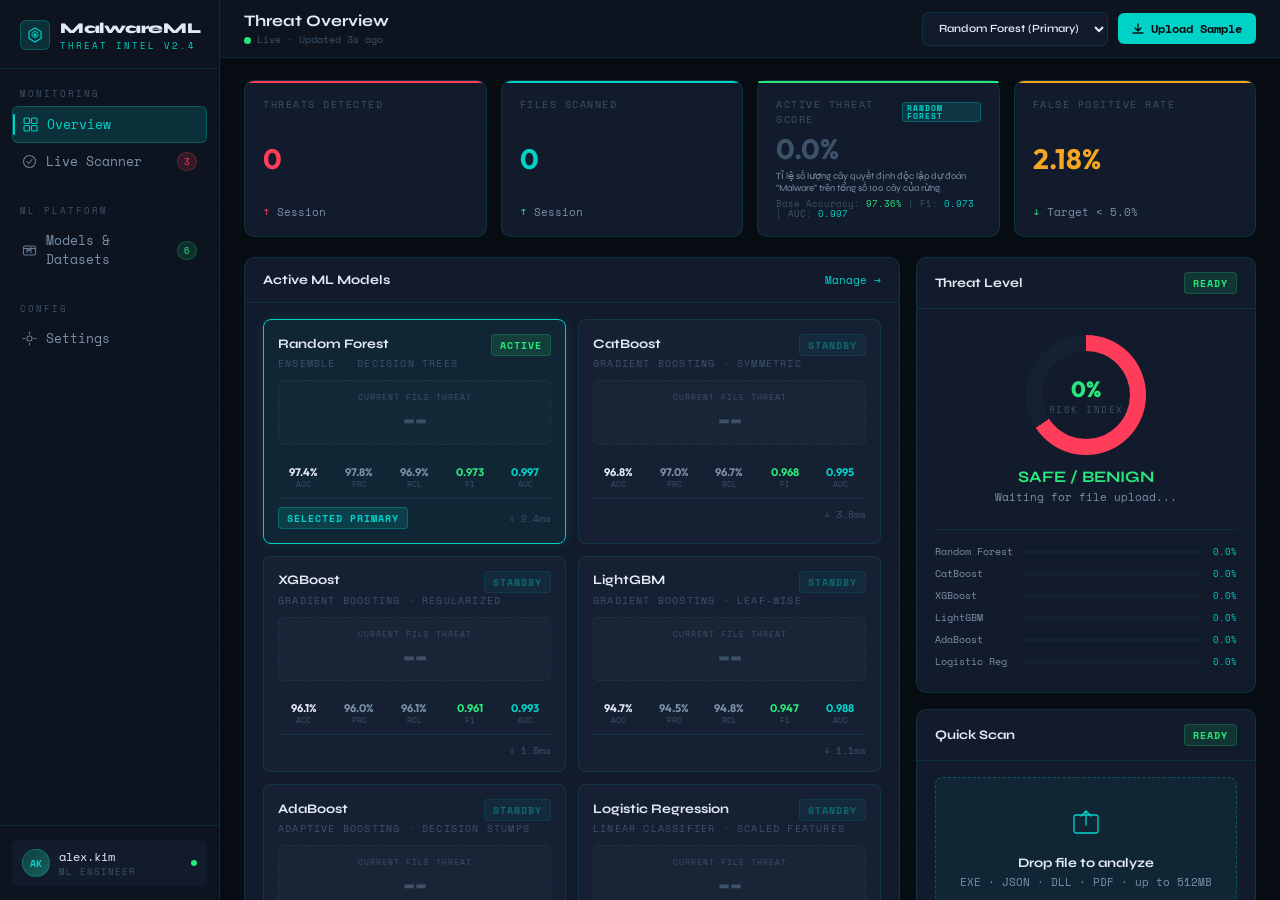
<file: web/index.html>
<!DOCTYPE html>
<html lang="en">
<head>
<meta charset="UTF-8">
<meta name="viewport" content="width=device-width, initial-scale=1.0">
<title>MalwareML — Threat Intelligence Platform</title>
<link rel="preconnect" href="https://fonts.googleapis.com">
<link href="https://fonts.googleapis.com/css2?family=Outfit:wght@300;400;500;600;700;800&family=Space+Mono:ital,wght@0,400;0,700;1,400&family=Syne:wght@400;600;700;800&display=swap" rel="stylesheet">
<link rel="stylesheet" href="index.css">
</head>
<body>
<div class="layout">

  <!-- ── SIDEBAR ── -->
  <aside class="sidebar">
    <div class="logo-wrap">
      <div class="logo-icon">
        <svg viewBox="0 0 16 16" fill="none" xmlns="http://www.w3.org/2000/svg">
          <path d="M8 1L14 4.5V11.5L8 15L2 11.5V4.5L8 1Z" stroke="#00d2c8" stroke-width="1.2" fill="none"/>
          <path d="M8 4L11 5.75V9.25L8 11L5 9.25V5.75L8 4Z" fill="rgba(0,210,200,0.2)" stroke="#00d2c8" stroke-width="0.8"/>
          <circle cx="8" cy="8" r="1.5" fill="#00d2c8"/>
        </svg>
      </div>
      <div>
        <span class="logo-text">MalwareML</span>
        <span class="logo-sub">Threat Intel v2.4</span>
      </div>
    </div>

    <div class="nav-section">
      <p class="nav-label">Monitoring</p>
      <a class="nav-item active" href="#" data-view="overview">
        <svg class="nav-icon" viewBox="0 0 15 15" fill="none"><rect x="1" y="1" width="5.5" height="5.5" rx="1" stroke="currentColor" stroke-width="1.1"/><rect x="8.5" y="1" width="5.5" height="5.5" rx="1" stroke="currentColor" stroke-width="1.1"/><rect x="1" y="8.5" width="5.5" height="5.5" rx="1" stroke="currentColor" stroke-width="1.1"/><rect x="8.5" y="8.5" width="5.5" height="5.5" rx="1" stroke="currentColor" stroke-width="1.1"/></svg>
        Overview
      </a>
      <a class="nav-item" href="#" data-view="scanner">
        <svg class="nav-icon" viewBox="0 0 15 15" fill="none"><circle cx="7.5" cy="7.5" r="6" stroke="currentColor" stroke-width="1.1"/><path d="M5 7.5L6.8 9.5L10 5.5" stroke="currentColor" stroke-width="1.1" stroke-linecap="round"/></svg>
        Live Scanner
        <span class="nav-badge">3</span>
      </a>
    </div>

    <div class="nav-section">
      <p class="nav-label">ML Platform</p>
      <a class="nav-item" href="#" data-view="models">
        <svg class="nav-icon" viewBox="0 0 15 15" fill="none"><rect x="1.5" y="3" width="12" height="9" rx="1.5" stroke="currentColor" stroke-width="1.1"/><path d="M5 9.5V6l2 2 2-3.5V9.5" stroke="currentColor" stroke-width="1.1" stroke-linecap="round" stroke-linejoin="round"/><path d="M1.5 5.5h12" stroke="currentColor" stroke-width="1.1"/></svg>
        Models & Datasets
        <span class="nav-badge ok">6</span>
      </a>
    </div>

    <div class="nav-section">
      <p class="nav-label">Config</p>
      <a class="nav-item" href="#" data-view="settings">
        <svg class="nav-icon" viewBox="0 0 15 15" fill="none"><circle cx="7.5" cy="7.5" r="2.5" stroke="currentColor" stroke-width="1.1"/><path d="M7.5 1v2M7.5 12v2M1 7.5h2M12 7.5h2" stroke="currentColor" stroke-width="1.1" stroke-linecap="round"/></svg>
        Settings
      </a>
    </div>

    <div class="sidebar-footer">
      <div class="user-card">
        <div class="avatar">AK</div>
        <div class="user-info">
          <div class="user-name">alex.kim</div>
          <div class="user-role">ML Engineer</div>
        </div>
        <div class="status-dot"></div>
      </div>
    </div>
  </aside>

  <!-- ── MAIN ── -->
  <main class="main">
    <div class="topbar">
      <div>
        <div class="page-title">Threat Overview</div>
        <div class="page-path" style="font-size:10px;color:var(--text-dim);margin-top:2px;">
          <span class="live-dot"></span>Live · Updated 3s ago
        </div>
      </div>
      <div class="topbar-right">
        <select id="global-model-selector" class="select-dropdown">
          <option value="Random Forest">Random Forest (Primary)</option>
          <option value="CatBoost">CatBoost Classifier</option>
          <option value="XGBoost">XGBoost Classifier</option>
          <option value="LightGBM">LightGBM Classifier</option>
          <option value="AdaBoost">AdaBoost Classifier</option>
          <option value="Logistic Regression">Logistic Regression</option>
        </select>
        <button class="btn btn-primary" id="topbar-upload-btn">
          <svg width="12" height="12" viewBox="0 0 12 12" fill="none"><path d="M6 1v7M3 5l3 3 3-3M1 10h10" stroke="currentColor" stroke-width="1.3" stroke-linecap="round" stroke-linejoin="round"/></svg>
          Upload Sample
        </button>
      </div>
    </div>

    <div class="content">
      <!-- ── VIEW: OVERVIEW ── -->
      <div id="view-overview" class="dashboard-view">
      <!-- Metric Cards -->
      <div class="metrics-grid">
        <div class="metric-card red">
          <div class="metric-label">Threats Detected</div>
          <div class="metric-val red" id="metric-threats">0</div>
          <div class="metric-delta"><span class="up">↑</span> Session</div>
        </div>
        <div class="metric-card cyan">
          <div class="metric-label">Files Scanned</div>
          <div class="metric-val cyan" id="metric-scanned">0</div>
          <div class="metric-delta"><span class="down">↑</span> Session</div>
        </div>
        <div class="metric-card green">
          <div class="threat-score-tooltip" id="threat-score-tooltip">
            Hệ thống đang sẵn sàng. Hãy nạp tệp phân tích hoặc chọn mẫu thử để xem giải thích toán học chi tiết về điểm nguy cơ dưới thuật toán này.
          </div>
          <div class="metric-label" style="display:flex; justify-content:space-between; align-items:center;">
            <span>Active Threat Score</span>
            <span class="tag tag-cyan" id="active-model-badge" style="font-size:8px; padding: 1px 4px; line-height:1; font-family:var(--mono);">Random Forest</span>
          </div>
          <div class="metric-val green" id="metric-active-threat-score">--</div>
          <div class="metric-delta" style="font-size:9.5px; color:var(--text-secondary); line-height:1.25; margin-top:2px;">
            <div id="metric-threat-explanation" style="white-space: normal; margin-bottom: 4px; font-family: var(--display);">
              Tỉ lệ số cây quyết định dự đoán 'Malware' trên tổng số 100 cây độc lập trong quần thể rừng.
            </div>
            <div style="font-size:8.5px; color:var(--text-dim);">
              Base Accuracy: <span style="color:var(--green)" id="metric-accuracy">97.36%</span> | F1: <span style="color:var(--cyan)" id="metric-f1">0.973</span> | AUC: <span style="color:var(--cyan)" id="metric-auc">0.998</span>
            </div>
          </div>
        </div>
        <div class="metric-card amber">
          <div class="metric-label">False Positive Rate</div>
          <div class="metric-val amber" id="metric-fpr">2.18%</div>
          <div class="metric-delta"><span class="down">↓</span> Target &lt; 5.0%</div>
        </div>
      </div>

      <!-- Row: Active Models + Threat Sidebar -->
      <div class="row-2col" style="grid-template-columns: 1fr 340px; margin-bottom: 16px;">
        <!-- Active Models -->
        <div class="panel">
          <div class="panel-header">
            <div class="panel-title">Active ML Models</div>
            <a href="#" id="manage-models-link" style="margin-left:auto;font-size:10.5px;color:var(--cyan);text-decoration:none">Manage →</a>
          </div>
          <div class="panel-body">
            <div style="display:grid;grid-template-columns:1fr 1fr;gap:12px">
              <!-- Random Forest -->
              <div class="model-card" data-model="Random Forest">
                <div class="flex-center gap-8 mb-6">
                  <div class="model-name">Random Forest</div>
                  <span class="tag tag-green model-active-badge" style="margin-left:auto">Active</span>
                </div>
                <div class="model-type">Ensemble · Decision Trees</div>
                
                <!-- Live Scan Threat Spotlight -->
                <div class="mstat-scan-threat" style="text-align: center; margin: 8px 0 12px 0; background: rgba(255,255,255,0.02); padding: 10px; border-radius: 6px; border: 1px dashed var(--border); transition: all 0.3s ease;">
                  <div style="font-size: 8px; color: var(--text-dim); text-transform: uppercase; letter-spacing: 1px; margin-bottom: 2px;">Current File Threat</div>
                  <div class="mstat-val" style="font-size: 26px; font-weight: 800; color: var(--text-dim); line-height: 1.1;">--</div>
                </div>

                <!-- Baseline Evaluation Metrics (Abbreviated & Smaller) -->
                <div class="model-stats" style="display: grid; grid-template-columns: repeat(5, 1fr); gap: 4px; border-top: 1px solid var(--border-subtle); padding-top: 8px;">
                  <div class="mstat"><div class="mstat-val" style="font-size: 11px; color: var(--text-primary);">97.4%</div><div class="mstat-lbl" style="font-size: 7.5px;">ACC</div></div>
                  <div class="mstat"><div class="mstat-val" style="font-size: 11px; color: var(--text-secondary);">97.8%</div><div class="mstat-lbl" style="font-size: 7.5px;">PRC</div></div>
                  <div class="mstat"><div class="mstat-val" style="font-size: 11px; color: var(--text-secondary);">96.9%</div><div class="mstat-lbl" style="font-size: 7.5px;">RCL</div></div>
                  <div class="mstat"><div class="mstat-val" style="font-size: 11px; color: var(--green);">0.973</div><div class="mstat-lbl" style="font-size: 7.5px;">F1</div></div>
                  <div class="mstat"><div class="mstat-val" style="font-size: 11px; color: var(--cyan);">0.997</div><div class="mstat-lbl" style="font-size: 7.5px;">AUC</div></div>
                </div>
                <div class="model-footer" style="margin-top: 8px; padding-top: 8px;">
                  <span class="tag tag-cyan model-status-badge">SELECTED PRIMARY</span>
                  <span class="text-dim" style="font-size: 9.5px; margin-left: auto;">↓ 2.4ms</span>
                </div>
              </div>

              <!-- CatBoost -->
              <div class="model-card" data-model="CatBoost">
                <div class="flex-center gap-8 mb-6">
                  <div class="model-name">CatBoost</div>
                  <span class="tag tag-green model-active-badge" style="margin-left:auto">Active</span>
                </div>
                <div class="model-type">Gradient Boosting · Symmetric</div>
                
                <!-- Live Scan Threat Spotlight -->
                <div class="mstat-scan-threat" style="text-align: center; margin: 8px 0 12px 0; background: rgba(255,255,255,0.02); padding: 10px; border-radius: 6px; border: 1px dashed var(--border); transition: all 0.3s ease;">
                  <div style="font-size: 8px; color: var(--text-dim); text-transform: uppercase; letter-spacing: 1px; margin-bottom: 2px;">Current File Threat</div>
                  <div class="mstat-val" style="font-size: 26px; font-weight: 800; color: var(--text-dim); line-height: 1.1;">--</div>
                </div>

                <!-- Baseline Evaluation Metrics -->
                <div class="model-stats" style="display: grid; grid-template-columns: repeat(5, 1fr); gap: 4px; border-top: 1px solid var(--border-subtle); padding-top: 8px;">
                  <div class="mstat"><div class="mstat-val" style="font-size: 11px; color: var(--text-primary);">96.8%</div><div class="mstat-lbl" style="font-size: 7.5px;">ACC</div></div>
                  <div class="mstat"><div class="mstat-val" style="font-size: 11px; color: var(--text-secondary);">97.0%</div><div class="mstat-lbl" style="font-size: 7.5px;">PRC</div></div>
                  <div class="mstat"><div class="mstat-val" style="font-size: 11px; color: var(--text-secondary);">96.7%</div><div class="mstat-lbl" style="font-size: 7.5px;">RCL</div></div>
                  <div class="mstat"><div class="mstat-val" style="font-size: 11px; color: var(--green);">0.968</div><div class="mstat-lbl" style="font-size: 7.5px;">F1</div></div>
                  <div class="mstat"><div class="mstat-val" style="font-size: 11px; color: var(--cyan);">0.995</div><div class="mstat-lbl" style="font-size: 7.5px;">AUC</div></div>
                </div>
                <div class="model-footer" style="margin-top: 8px; padding-top: 8px;">
                  <span class="tag tag-cyan model-status-badge" style="display:none;">SELECTED PRIMARY</span>
                  <span class="text-dim" style="font-size: 9.5px; margin-left: auto;">↓ 3.8ms</span>
                </div>
              </div>

              <!-- XGBoost -->
              <div class="model-card" data-model="XGBoost">
                <div class="flex-center gap-8 mb-6">
                  <div class="model-name">XGBoost</div>
                  <span class="tag tag-green model-active-badge" style="margin-left:auto">Active</span>
                </div>
                <div class="model-type">Gradient Boosting · Regularized</div>
                
                <!-- Live Scan Threat Spotlight -->
                <div class="mstat-scan-threat" style="text-align: center; margin: 8px 0 12px 0; background: rgba(255,255,255,0.02); padding: 10px; border-radius: 6px; border: 1px dashed var(--border); transition: all 0.3s ease;">
                  <div style="font-size: 8px; color: var(--text-dim); text-transform: uppercase; letter-spacing: 1px; margin-bottom: 2px;">Current File Threat</div>
                  <div class="mstat-val" style="font-size: 26px; font-weight: 800; color: var(--text-dim); line-height: 1.1;">--</div>
                </div>

                <!-- Baseline Evaluation Metrics -->
                <div class="model-stats" style="display: grid; grid-template-columns: repeat(5, 1fr); gap: 4px; border-top: 1px solid var(--border-subtle); padding-top: 8px;">
                  <div class="mstat"><div class="mstat-val" style="font-size: 11px; color: var(--text-primary);">96.1%</div><div class="mstat-lbl" style="font-size: 7.5px;">ACC</div></div>
                  <div class="mstat"><div class="mstat-val" style="font-size: 11px; color: var(--text-secondary);">96.0%</div><div class="mstat-lbl" style="font-size: 7.5px;">PRC</div></div>
                  <div class="mstat"><div class="mstat-val" style="font-size: 11px; color: var(--text-secondary);">96.1%</div><div class="mstat-lbl" style="font-size: 7.5px;">RCL</div></div>
                  <div class="mstat"><div class="mstat-val" style="font-size: 11px; color: var(--green);">0.961</div><div class="mstat-lbl" style="font-size: 7.5px;">F1</div></div>
                  <div class="mstat"><div class="mstat-val" style="font-size: 11px; color: var(--cyan);">0.993</div><div class="mstat-lbl" style="font-size: 7.5px;">AUC</div></div>
                </div>
                <div class="model-footer" style="margin-top: 8px; padding-top: 8px;">
                  <span class="tag tag-cyan model-status-badge" style="display:none;">SELECTED PRIMARY</span>
                  <span class="text-dim" style="font-size: 9.5px; margin-left: auto;">↓ 1.5ms</span>
                </div>
              </div>

              <!-- LightGBM -->
              <div class="model-card" data-model="LightGBM">
                <div class="flex-center gap-8 mb-6">
                  <div class="model-name">LightGBM</div>
                  <span class="tag tag-green model-active-badge" style="margin-left:auto">Active</span>
                </div>
                <div class="model-type">Gradient Boosting · Leaf-wise</div>
                
                <!-- Live Scan Threat Spotlight -->
                <div class="mstat-scan-threat" style="text-align: center; margin: 8px 0 12px 0; background: rgba(255,255,255,0.02); padding: 10px; border-radius: 6px; border: 1px dashed var(--border); transition: all 0.3s ease;">
                  <div style="font-size: 8px; color: var(--text-dim); text-transform: uppercase; letter-spacing: 1px; margin-bottom: 2px;">Current File Threat</div>
                  <div class="mstat-val" style="font-size: 26px; font-weight: 800; color: var(--text-dim); line-height: 1.1;">--</div>
                </div>

                <!-- Baseline Evaluation Metrics -->
                <div class="model-stats" style="display: grid; grid-template-columns: repeat(5, 1fr); gap: 4px; border-top: 1px solid var(--border-subtle); padding-top: 8px;">
                  <div class="mstat"><div class="mstat-val" style="font-size: 11px; color: var(--text-primary);">94.7%</div><div class="mstat-lbl" style="font-size: 7.5px;">ACC</div></div>
                  <div class="mstat"><div class="mstat-val" style="font-size: 11px; color: var(--text-secondary);">94.5%</div><div class="mstat-lbl" style="font-size: 7.5px;">PRC</div></div>
                  <div class="mstat"><div class="mstat-val" style="font-size: 11px; color: var(--text-secondary);">94.8%</div><div class="mstat-lbl" style="font-size: 7.5px;">RCL</div></div>
                  <div class="mstat"><div class="mstat-val" style="font-size: 11px; color: var(--green);">0.947</div><div class="mstat-lbl" style="font-size: 7.5px;">F1</div></div>
                  <div class="mstat"><div class="mstat-val" style="font-size: 11px; color: var(--cyan);">0.988</div><div class="mstat-lbl" style="font-size: 7.5px;">AUC</div></div>
                </div>
                <div class="model-footer" style="margin-top: 8px; padding-top: 8px;">
                  <span class="tag tag-cyan model-status-badge" style="display:none;">SELECTED PRIMARY</span>
                  <span class="text-dim" style="font-size: 9.5px; margin-left: auto;">↓ 1.1ms</span>
                </div>
              </div>

              <!-- AdaBoost -->
              <div class="model-card" data-model="AdaBoost">
                <div class="flex-center gap-8 mb-6">
                  <div class="model-name">AdaBoost</div>
                  <span class="tag tag-green model-active-badge" style="margin-left:auto">Active</span>
                </div>
                <div class="model-type">Adaptive Boosting · Decision Stumps</div>
                
                <!-- Live Scan Threat Spotlight -->
                <div class="mstat-scan-threat" style="text-align: center; margin: 8px 0 12px 0; background: rgba(255,255,255,0.02); padding: 10px; border-radius: 6px; border: 1px dashed var(--border); transition: all 0.3s ease;">
                  <div style="font-size: 8px; color: var(--text-dim); text-transform: uppercase; letter-spacing: 1px; margin-bottom: 2px;">Current File Threat</div>
                  <div class="mstat-val" style="font-size: 26px; font-weight: 800; color: var(--text-dim); line-height: 1.1;">--</div>
                </div>

                <!-- Baseline Evaluation Metrics -->
                <div class="model-stats" style="display: grid; grid-template-columns: repeat(5, 1fr); gap: 4px; border-top: 1px solid var(--border-subtle); padding-top: 8px;">
                  <div class="mstat"><div class="mstat-val" style="font-size: 11px; color: var(--text-primary);">86.5%</div><div class="mstat-lbl" style="font-size: 7.5px;">ACC</div></div>
                  <div class="mstat"><div class="mstat-val" style="font-size: 11px; color: var(--text-secondary);">85.5%</div><div class="mstat-lbl" style="font-size: 7.5px;">PRC</div></div>
                  <div class="mstat"><div class="mstat-val" style="font-size: 11px; color: var(--text-secondary);">88.0%</div><div class="mstat-lbl" style="font-size: 7.5px;">RCL</div></div>
                  <div class="mstat"><div class="mstat-val" style="font-size: 11px; color: var(--green);">0.867</div><div class="mstat-lbl" style="font-size: 7.5px;">F1</div></div>
                  <div class="mstat"><div class="mstat-val" style="font-size: 11px; color: var(--cyan);">0.943</div><div class="mstat-lbl" style="font-size: 7.5px;">AUC</div></div>
                </div>
                <div class="model-footer" style="margin-top: 8px; padding-top: 8px;">
                  <span class="tag tag-cyan model-status-badge" style="display:none;">SELECTED PRIMARY</span>
                  <span class="text-dim" style="font-size: 9.5px; margin-left: auto;">↓ 0.8ms</span>
                </div>
              </div>

              <!-- Logistic Regression -->
              <div class="model-card" data-model="Logistic Regression">
                <div class="flex-center gap-8 mb-6">
                  <div class="model-name">Logistic Regression</div>
                  <span class="tag tag-green model-active-badge" style="margin-left:auto">Active</span>
                </div>
                <div class="model-type">Linear Classifier · Scaled Features</div>
                
                <!-- Live Scan Threat Spotlight -->
                <div class="mstat-scan-threat" style="text-align: center; margin: 8px 0 12px 0; background: rgba(255,255,255,0.02); padding: 10px; border-radius: 6px; border: 1px dashed var(--border); transition: all 0.3s ease;">
                  <div style="font-size: 8px; color: var(--text-dim); text-transform: uppercase; letter-spacing: 1px; margin-bottom: 2px;">Current File Threat</div>
                  <div class="mstat-val" style="font-size: 26px; font-weight: 800; color: var(--text-dim); line-height: 1.1;">--</div>
                </div>

                <!-- Baseline Evaluation Metrics -->
                <div class="model-stats" style="display: grid; grid-template-columns: repeat(5, 1fr); gap: 4px; border-top: 1px solid var(--border-subtle); padding-top: 8px;">
                  <div class="mstat"><div class="mstat-val" style="font-size: 11px; color: var(--text-primary);">85.1%</div><div class="mstat-lbl" style="font-size: 7.5px;">ACC</div></div>
                  <div class="mstat"><div class="mstat-val" style="font-size: 11px; color: var(--text-secondary);">83.2%</div><div class="mstat-lbl" style="font-size: 7.5px;">PRC</div></div>
                  <div class="mstat"><div class="mstat-val" style="font-size: 11px; color: var(--text-secondary);">88.1%</div><div class="mstat-lbl" style="font-size: 7.5px;">RCL</div></div>
                  <div class="mstat"><div class="mstat-val" style="font-size: 11px; color: var(--green);">0.856</div><div class="mstat-lbl" style="font-size: 7.5px;">F1</div></div>
                  <div class="mstat"><div class="mstat-val" style="font-size: 11px; color: var(--cyan);">0.927</div><div class="mstat-lbl" style="font-size: 7.5px;">AUC</div></div>
                </div>
                <div class="model-footer" style="margin-top: 8px; padding-top: 8px;">
                  <span class="tag tag-cyan model-status-badge" style="display:none;">SELECTED PRIMARY</span>
                  <span class="text-dim" style="font-size: 9.5px; margin-left: auto;">↓ 0.2ms</span>
                </div>
              </div>
            </div>
          </div>
        </div>

        <!-- Right column: Threat Level + Quick Scan + Terminal -->
        <div style="display:flex;flex-direction:column;gap:16px">
          <!-- Threat Gauge -->
          <div class="panel">
            <div class="panel-header">
              <div class="panel-title">Threat Level</div>
              <span class="tag tag-green pulse" id="threat-pulse">READY</span>
            </div>
            <div class="panel-body">
              <div class="threat-gauge">
                <div class="gauge-ring" id="gauge-ring">
                  <div class="gauge-inner">
                    <span class="gauge-pct" id="gauge-pct" style="color: var(--green);">0%</span>
                    <span class="gauge-lbl" id="gauge-lbl">risk index</span>
                  </div>
                </div>
                <div class="threat-level" id="threat-level" style="color: var(--green);">SAFE / BENIGN</div>
                <div class="threat-desc" id="threat-desc">Waiting for file upload...</div>
              </div>
              <!-- Threat Alert Warning Container -->
              <div id="overview-threat-alert-container" style="display: none; margin-top: 15px; width: 100%;"></div>
              <div class="sep"></div>
              <div class="threat-bars" id="baseline-models-bars">
                <!-- Random Forest -->
                <div class="threat-row">
                  <span class="threat-type">Random Forest</span>
                  <div class="tbar-track"><div class="tbar-fill" id="bar-rf" style="width:0%;background:var(--cyan)"></div></div>
                  <span class="threat-pct-label text-cyan" id="pct-rf">0.0%</span>
                </div>
                <!-- CatBoost -->
                <div class="threat-row">
                  <span class="threat-type">CatBoost</span>
                  <div class="tbar-track"><div class="tbar-fill" id="bar-cat" style="width:0%;background:var(--cyan)"></div></div>
                  <span class="threat-pct-label text-cyan" id="pct-cat">0.0%</span>
                </div>
                <!-- XGBoost -->
                <div class="threat-row">
                  <span class="threat-type">XGBoost</span>
                  <div class="tbar-track"><div class="tbar-fill" id="bar-xgb" style="width:0%;background:var(--cyan)"></div></div>
                  <span class="threat-pct-label text-cyan" id="pct-xgb">0.0%</span>
                </div>
                <!-- LightGBM -->
                <div class="threat-row">
                  <span class="threat-type">LightGBM</span>
                  <div class="tbar-track"><div class="tbar-fill" id="bar-lgb" style="width:0%;background:var(--cyan)"></div></div>
                  <span class="threat-pct-label text-cyan" id="pct-lgb">0.0%</span>
                </div>
                <!-- AdaBoost -->
                <div class="threat-row">
                  <span class="threat-type">AdaBoost</span>
                  <div class="tbar-track"><div class="tbar-fill" id="bar-ada" style="width:0%;background:var(--cyan)"></div></div>
                  <span class="threat-pct-label text-cyan" id="pct-ada">0.0%</span>
                </div>
                <!-- Logistic Reg -->
                <div class="threat-row">
                  <span class="threat-type">Logistic Reg</span>
                  <div class="tbar-track"><div class="tbar-fill" id="bar-lr" style="width:0%;background:var(--cyan)"></div></div>
                  <span class="threat-pct-label text-cyan" id="pct-lr">0.0%</span>
                </div>
              </div>
            </div>
          </div>

          <!-- Upload -->
          <div class="panel">
            <div class="panel-header">
              <div class="panel-title">Quick Scan</div>
              <span class="tag tag-green">Ready</span>
            </div>
            <div class="panel-body">
              <div class="upload-zone" id="upload-zone">
                <input type="file" id="file-upload" style="display:none;" />
                <div class="upload-icon">
                  <svg width="28" height="28" viewBox="0 0 28 28" fill="none"><rect x="2" y="6" width="24" height="18" rx="2" stroke="#00d2c8" stroke-width="1.3"/><path d="M14 2v14M9 7l5-5 5 5" stroke="#00d2c8" stroke-width="1.3" stroke-linecap="round" stroke-linejoin="round"/></svg>
                </div>
                <div class="upload-text">Drop file to analyze</div>
                <div class="upload-sub">EXE · JSON · DLL · PDF · up to 512MB</div>
              </div>
              <div style="display:flex;gap:6px;flex-wrap:wrap">
                <span class="tag tag-cyan">PE32</span>
                <span class="tag tag-cyan">Office</span>
                <span class="tag tag-cyan">Script</span>
                <span class="tag tag-cyan">Archive</span>
                <span class="tag tag-cyan">APK</span>
              </div>
            </div>
          </div>

          <!-- Terminal -->
          <div class="panel">
            <div class="panel-header">
              <div class="panel-title">System Log</div>
              <span class="flex-center gap-6" style="font-size:9.5px;color:var(--green)"><span class="live-dot" style="width:5px;height:5px"></span>Live</span>
            </div>
            <div class="panel-body" style="padding:10px 12px">
              <div class="terminal" id="system-terminal">
                <div class="t-line"><span class="t-time" id="init-time">00:00:00</span><span class="t-tag t-info">[SYS]</span><span class="t-msg">MalwareML Pipeline initialized. Waiting for input...</span></div>
              </div>
            </div>
          </div>
        </div>
      </div>

      <!-- Row: Recent Scans -->
      <div style="margin-bottom: 16px;">
        <!-- Recent Scans -->
        <div class="panel" style="display: flex; flex-direction: column;">
          <div class="panel-header">
            <div class="panel-title">Recent Scans</div>
            <span class="tag tag-cyan"><span class="live-dot" style="width:5px;height:5px;margin-right:4px"></span>Live</span>
            <a href="#" style="margin-left:auto;font-size:10.5px;color:var(--cyan);text-decoration:none">View all →</a>
          </div>
          <div style="overflow-x:auto">
            <table>
              <thead>
                <tr>
                  <th>File</th>
                  <th>Type</th>
                  <th>Verdict</th>
                  <th>Confidence</th>
                  <th>Model</th>
                  <th>Time</th>
                </tr>
              </thead>
              <tbody id="recent-scans-tbody">
                <!-- Rows will be added dynamically by JS -->
              </tbody>
            </table>
          </div>
        </div>
      <!-- view-overview end -->
      </div>
      </div>


      <!-- ── VIEW: LIVE SCANNER ── -->
      <div id="view-scanner" class="dashboard-view" style="display:none;">
        <div class="panel" style="margin-bottom:16px;">
          <div class="panel-header">
            <div class="panel-title">Advanced Threat Scanner</div>
            <span class="tag tag-green">AI Engine Active</span>
          </div>
          <div class="panel-body">
            <div style="display:grid;grid-template-columns:1fr 1fr;gap:20px;">
              <div>
                <div class="upload-zone" id="scanner-upload-zone" style="padding:50px 20px;">
                  <input type="file" id="scanner-file-upload" style="display:none;" />
                  <div class="upload-icon">⚡</div>
                  <div class="upload-text">Select or Drag any file to Scan</div>
                  <div class="upload-sub">Fully extracts PE structure & runs 6 ML classifiers</div>
                </div>
                
                <h4 style="margin-bottom:10px;font-family:var(--display);color:var(--text-secondary);">Demo Test Samples</h4>
                <div style="display:grid;grid-template-columns:1fr 1fr;gap:8px;">
                  <button class="btn btn-ghost select-sample-btn" data-sample="putty_benign.exe" style="justify-content:center;">🟢 putty_benign.exe</button>
                  <button class="btn btn-ghost select-sample-btn" data-sample="chrome_installer.exe" style="justify-content:center;">🟢 chrome_installer.exe</button>
                  <button class="btn btn-ghost select-sample-btn" data-sample="wannacry_ransomware.exe" style="color:var(--red);border-color:var(--red-dim);justify-content:center;">🔴 wannacry.exe</button>
                  <button class="btn btn-ghost select-sample-btn" data-sample="unknown_trojan.exe" style="color:var(--amber);border-color:var(--amber-dim);justify-content:center;">🟡 unknown_trojan.exe</button>
                </div>
              </div>

              <!-- Scanner Pipeline Visualization (VisuAlgo Style) -->
              <div style="background:var(--bg-base);border:1px solid var(--border);border-radius:8px;padding:15px;display:flex;flex-direction:column;gap:12px;">
                <h4 style="font-family:var(--display);font-size:12px;color:var(--cyan);text-transform:uppercase;letter-spacing:1px;margin-bottom:4px;">Pipeline Diễn Họa (Step-by-step)</h4>
                
                <div class="pipeline-step" id="pstep-1" style="opacity:0.4;transition:all 0.3s;display:flex;align-items:center;gap:10px;background:var(--bg-card);padding:8px 12px;border-radius:6px;border:1px solid var(--border);">
                  <div class="step-num" style="width:20px;height:20px;border-radius:50%;background:var(--text-dim);display:flex;align-items:center;justify-content:center;font-size:10px;font-weight:bold;color:white;">1</div>
                  <div style="font-size:11.5px;"><strong style="color:var(--text-primary);">Magic PE Header Check</strong><br/><span style="font-size:10px;color:var(--text-secondary);">Verify MS-DOS MZ signature & PE offsets.</span></div>
                </div>
                <div class="pipeline-step" id="pstep-2" style="opacity:0.4;transition:all 0.3s;display:flex;align-items:center;gap:10px;background:var(--bg-card);padding:8px 12px;border-radius:6px;border:1px solid var(--border);">
                  <div class="step-num" style="width:20px;height:20px;border-radius:50%;background:var(--text-dim);display:flex;align-items:center;justify-content:center;font-size:10px;font-weight:bold;color:white;">2</div>
                  <div style="font-size:11.5px;"><strong style="color:var(--text-primary);">Feature Extraction (2,381 Features)</strong><br/><span style="font-size:10px;color:var(--text-secondary);">Run PEFeatureExtractor for Sections, Imports, Header...</span></div>
                </div>
                <div class="pipeline-step" id="pstep-3" style="opacity:0.4;transition:all 0.3s;display:flex;align-items:center;gap:10px;background:var(--bg-card);padding:8px 12px;border-radius:6px;border:1px solid var(--border);">
                  <div class="step-num" style="width:20px;height:20px;border-radius:50%;background:var(--text-dim);display:flex;align-items:center;justify-content:center;font-size:10px;font-weight:bold;color:white;">3</div>
                  <div style="font-size:11.5px;"><strong style="color:var(--text-primary);">Scaler Transformation</strong><br/><span style="font-size:10px;color:var(--text-secondary);">Scale Top 200 Features using MinMaxScaler.</span></div>
                </div>
                <div class="pipeline-step" id="pstep-4" style="opacity:0.4;transition:all 0.3s;display:flex;align-items:center;gap:10px;background:var(--bg-card);padding:8px 12px;border-radius:6px;border:1px solid var(--border);">
                  <div class="step-num" style="width:20px;height:20px;border-radius:50%;background:var(--text-dim);display:flex;align-items:center;justify-content:center;font-size:10px;font-weight:bold;color:white;">4</div>
                  <div style="font-size:11.5px;"><strong style="color:var(--text-primary);">Parallel Classifiers Prediction</strong><br/><span style="font-size:10px;color:var(--text-secondary);">Evaluate Random Forest, LightGBM, CatBoost...</span></div>
                </div>
                <div class="pipeline-step" id="pstep-5" style="opacity:0.4;transition:all 0.3s;display:flex;align-items:center;gap:10px;background:var(--bg-card);padding:8px 12px;border-radius:6px;border:1px solid var(--border);">
                  <div class="step-num" style="width:20px;height:20px;border-radius:50%;background:var(--text-dim);display:flex;align-items:center;justify-content:center;font-size:10px;font-weight:bold;color:white;">5</div>
                  <div style="font-size:11.5px;"><strong style="color:var(--text-primary);">Risk Calibration & Verdict</strong><br/><span style="font-size:10px;color:var(--text-secondary);">Calibrate entropy & certs. Produce Threat Verdict.</span></div>
                </div>
              </div>
            </div>
          </div>
        </div>

        <!-- Scan Result Panel -->
        <div id="scanner-result-panel" class="panel" style="display:none;animation:fadeInUp 0.4s;">
          <div class="panel-header" style="border-color:var(--border-strong);">
            <div class="panel-title" id="scan-res-filename">file_result.exe</div>
            <span class="tag tag-red" id="scan-res-badge">MALWARE</span>
          </div>
          <div class="panel-body">
            <div style="display:grid;grid-template-columns:300px 1fr;gap:20px;">
              <div>
                <div class="threat-gauge">
                  <div class="gauge-ring" id="scanner-gauge-ring">
                    <div class="gauge-inner">
                      <span class="gauge-pct" id="scanner-gauge-pct">98.7%</span>
                      <span class="gauge-lbl">threat score</span>
                    </div>
                  </div>
                  <div class="threat-level" id="scanner-threat-level">DANGEROUS</div>
                </div>
                <div class="sep"></div>
                <div class="threat-bars" id="scanner-model-bars">
                  <!-- Dynamic Bars go here -->
                </div>
              </div>

              <div>
                <h4 style="font-family:var(--display);color:var(--text-primary);margin-bottom:10px;">File Structural Metadata</h4>
                <div style="display:grid;grid-template-columns:1fr 1fr;gap:10px;margin-bottom:20px;">
                  <div style="background:var(--bg-elevated);padding:10px;border-radius:6px;">
                    <div style="font-size:9px;color:var(--text-dim);">FILE SIZE</div>
                    <div style="font-size:14px;color:var(--text-primary);font-weight:bold;margin-top:2px;" id="smd-size">--</div>
                  </div>
                  <div style="background:var(--bg-elevated);padding:10px;border-radius:6px;">
                    <div style="font-size:9px;color:var(--text-dim);">VIRTUAL SIZE</div>
                    <div style="font-size:14px;color:var(--text-primary);font-weight:bold;margin-top:2px;" id="smd-vsize">--</div>
                  </div>
                  <div style="background:var(--bg-elevated);padding:10px;border-radius:6px;">
                    <div style="font-size:9px;color:var(--text-dim);">SECTIONS COUNT</div>
                    <div style="font-size:14px;color:var(--text-primary);font-weight:bold;margin-top:2px;" id="smd-sections">--</div>
                  </div>
                  <div style="background:var(--bg-elevated);padding:10px;border-radius:6px;">
                    <div style="font-size:9px;color:var(--text-dim);">TOTAL IMPORTS</div>
                    <div style="font-size:14px;color:var(--text-primary);font-weight:bold;margin-top:2px;" id="smd-imports">--</div>
                  </div>
                </div>

                <h4 style="font-family:var(--display);color:var(--text-primary);margin-bottom:10px;">Threat Intelligence Indicators</h4>
                <div id="scanner-indicators-list" style="display:flex;flex-direction:column;gap:8px;">
                  <!-- Dynamic Indicators go here -->
                </div>
              </div>
            </div>
          </div>
        </div>
      </div>



      <!-- ── VIEW: MODELS ── -->
      <div id="view-models" class="dashboard-view" style="display:none;">
        <div class="panel" style="margin-bottom:16px;">
          <div class="panel-header">
            <div class="panel-title">Model Evaluation Dashboard</div>
            <span class="tag tag-purple">6 Classifiers Loaded</span>
          </div>
          <div class="panel-body">
            <p style="color:var(--text-secondary);margin-bottom:15px;">Real-world metrics extracted from `baseline_results.csv` generated in `final-project-cs114.ipynb`.</p>
            <div style="display:grid;grid-template-columns:repeat(3, 1fr);gap:14px;" id="models-eval-grid">
              <!-- Dynamically populated from API -->
            </div>
          </div>
        </div>

        <div class="row-2col" style="grid-template-columns: 1fr 1fr;">
          <div class="panel">
            <div class="panel-header"><div class="panel-title">Interactive Confusion Matrix</div></div>
            <div class="panel-body" style="display:flex;flex-direction:column;align-items:center;">
              <div style="margin-bottom:10px;display:flex;gap:8px;flex-wrap:wrap;justify-content:center;">
                <button class="btn btn-ghost select-cf-model active" data-model="Random Forest">Random Forest</button>
                <button class="btn btn-ghost select-cf-model" data-model="CatBoost">CatBoost</button>
                <button class="btn btn-ghost select-cf-model" data-model="XGBoost">XGBoost</button>
                <button class="btn btn-ghost select-cf-model" data-model="LightGBM">LightGBM</button>
                <button class="btn btn-ghost select-cf-model" data-model="AdaBoost">AdaBoost</button>
                <button class="btn btn-ghost select-cf-model" data-model="Logistic Regression">Logistic Reg</button>
              </div>
              <div class="confusion-matrix" style="display:grid;grid-template-columns:100px 100px;grid-template-rows:100px 100px;gap:8px;position:relative;margin:20px 0;">
                <div class="cf-cell" style="background:rgba(40,232,125,0.15);border:1px solid var(--green);border-radius:6px;display:flex;flex-direction:column;align-items:center;justify-content:center;">
                  <span style="font-size:9px;color:var(--text-dim);">TRUE NEGATIVE</span>
                  <strong style="font-size:18px;color:var(--green);" id="cf-tn">97,820</strong>
                </div>
                <div class="cf-cell" style="background:rgba(255,61,90,0.05);border:1px solid rgba(255,61,90,0.3);border-radius:6px;display:flex;flex-direction:column;align-items:center;justify-content:center;">
                  <span style="font-size:9px;color:var(--text-dim);">FALSE POSITIVE</span>
                  <strong style="font-size:18px;color:var(--red);" id="cf-fp">2,180</strong>
                </div>
                <div class="cf-cell" style="background:rgba(255,61,90,0.05);border:1px solid rgba(255,61,90,0.3);border-radius:6px;display:flex;flex-direction:column;align-items:center;justify-content:center;">
                  <span style="font-size:9px;color:var(--text-dim);">FALSE NEGATIVE</span>
                  <strong style="font-size:18px;color:var(--red);" id="cf-fn">3,100</strong>
                </div>
                <div class="cf-cell" style="background:rgba(40,232,125,0.15);border:1px solid var(--green);border-radius:6px;display:flex;flex-direction:column;align-items:center;justify-content:center;">
                  <span style="font-size:9px;color:var(--text-dim);">TRUE POSITIVE</span>
                  <strong style="font-size:18px;color:var(--green);" id="cf-tp">96,900</strong>
                </div>
              </div>
              <div style="font-size:11px;color:var(--text-secondary);text-align:center;">Evaluation dataset size: 200,000 samples</div>
            </div>
          </div>

          <div class="panel">
            <div class="panel-header"><div class="panel-title">Feature Importance Ranking</div></div>
            <div class="panel-body" style="padding-top:10px;">
              <p style="font-size:10px;color:var(--text-secondary);margin-bottom:10px;">Top 5 features calculated by Gini Importance / coefficients:</p>
              <div class="threat-bars" id="feature-importance-bars">
                <div class="threat-row">
                  <span class="threat-type" style="width:120px;">F638 (Timestamp)</span>
                  <div class="tbar-track"><div class="tbar-fill" style="width:95%;background:var(--cyan);"></div></div>
                  <span class="threat-pct-label text-cyan" style="width:40px;">0.345</span>
                </div>
                <div class="threat-row">
                  <span class="threat-type" style="width:120px;">F503 (Entropy)</span>
                  <div class="tbar-track"><div class="tbar-fill" style="width:78%;background:var(--cyan);"></div></div>
                  <span class="threat-pct-label text-cyan" style="width:40px;">0.282</span>
                </div>
                <div class="threat-row">
                  <span class="threat-type" style="width:120px;">F2142 (Imports)</span>
                  <div class="tbar-track"><div class="tbar-fill" style="width:62%;background:var(--cyan);"></div></div>
                  <span class="threat-pct-label text-cyan" style="width:40px;">0.210</span>
                </div>
                <div class="threat-row">
                  <span class="threat-type" style="width:120px;">F504 (VSize)</span>
                  <div class="tbar-track"><div class="tbar-fill" style="width:44%;background:var(--cyan);"></div></div>
                  <span class="threat-pct-label text-cyan" style="width:40px;">0.144</span>
                </div>
                <div class="threat-row">
                  <span class="threat-type" style="width:120px;">F1344 (Signature)</span>
                  <div class="tbar-track"><div class="tbar-fill" style="width:30%;background:var(--cyan);"></div></div>
                  <span class="threat-pct-label text-cyan" style="width:40px;">0.098</span>
                </div>
              </div>
            </div>
          </div>
        </div>

        <!-- Explanation panel for Random Forest Ensemble and Single Path -->
        <div class="panel" style="margin-top:16px;">
          <div class="panel-header">
            <div class="panel-title">Mối Liên Hệ Giữa Mô Hình Ensemble & Cây Quyết Định XAI</div>
            <span class="tag tag-cyan">Lý Thuyết & Thực Tiễn</span>
          </div>
          <div class="panel-body" id="xai-explanation-panel-body" style="line-height:1.6;font-size:12px;color:var(--text-secondary);">
            <div style="display:grid;grid-template-columns:1fr 1fr;gap:20px;">
              <div>
                <h4 style="color:var(--text-primary);margin-bottom:8px;font-size:13px;display:flex;align-items:center;gap:6px;">
                  <span style="color:var(--cyan);">🌲</span> Tại sao cây minh họa chỉ có 3 bậc?
                </h4>
                <p style="margin-bottom:12px;">
                  Mô hình <strong>Random Forest</strong> baseline thực tế được huấn luyện với <strong>100 cây quyết định (estimators)</strong>, mỗi cây có độ sâu tối đa lên tới <strong>25+ bậc</strong> để học các mối quan hệ đặc trưng PE phức tạp từ tập dữ liệu EMBER.
                </p>
                <p>
                  Để hiển thị trực quan hóa trên màn hình mà không làm người dùng bị quá tải thông tin, chúng tôi thiết kế một <strong>đường dẫn quyết định đại diện (Representative Decision Path)</strong> gồm 3 bậc quan trọng nhất (F638, F503, F1344). Nó mô tả chân thực cách các nút lá rẽ nhánh để đưa ra kết luận phân loại.
                </p>
              </div>
              <div>
                <h4 style="color:var(--text-primary);margin-bottom:8px;font-size:13px;display:flex;align-items:center;gap:6px;">
                  <span style="color:var(--cyan);">🗳️</span> Cơ chế biểu quyết của Ensemble
                </h4>
                <p style="margin-bottom:12px;">
                  Trong khi một cây đơn lẻ chỉ trả về kết quả nhị phân (Safe hoặc Malware), mô hình Random Forest tổng hợp dự đoán của tất cả 100 cây:
                </p>
                <div style="background:var(--bg-elevated);border:1px solid var(--border);padding:12px;border-radius:8px;display:flex;align-items:center;gap:10px;margin-bottom:10px;">
                  <div style="font-size:24px;color:var(--purple);">🗳️</div>
                  <div>
                    <strong>Threat Score (Độ tự tin) = Số cây vote Malware / 100 cây</strong>
                    <div style="font-size:11px;margin-top:4px;color:var(--text-dim);">
                      Nếu 95 cây biểu quyết là SAFE và chỉ 5 cây biểu quyết là MALWARE ➔ Threat Score = 5%. Mô hình sẽ tự tin phân loại tệp là SAFE.
                    </div>
                  </div>
                </div>
                <p>
                  Đây là lý do vì sao một phán quyết "SAFE" lại đi kèm một Threat Score nhỏ (ví dụ 4.2%), và phán quyết "MALWARE" đi kèm Threat Score lớn (ví dụ 98.7%). Độ tự tin của phán quyết tỉ lệ thuận với mức độ đồng thuận của các cây trong rừng.
                </p>
              </div>
            </div>
          </div>
        </div>

        <!-- ── DATASETS AND FEATURE SPACE PANEL (MERGED) ── -->
        <div class="row-2col" style="grid-template-columns: 1fr 1fr; margin-top: 16px; margin-bottom:16px;">
          <!-- Feature Distribution KDE -->
          <div class="panel">
            <div class="panel-header"><div class="panel-title">KDE Feature Distribution</div><span class="tag tag-cyan">F638 TimeDateStamp</span></div>
            <div class="panel-body" style="display:flex;flex-direction:column;gap:8px;">
              <p style="font-size:10px;color:var(--text-secondary);margin-bottom:2px;">Biểu đồ mật độ xác suất thực tế (Kernel Density Estimation) trích xuất từ notebook huấn luyện:</p>
              
              <div style="position:relative;background:#090d16;border-radius:6px;border:1px solid var(--border);padding:6px;display:flex;align-items:center;justify-content:center;overflow:hidden;">
                <img src="cell_19_output_0.png" alt="Real KDE Feature Distribution" style="width:100%;height:auto;object-fit:contain;border-radius:4px;filter:invert(0.9) hue-rotate(180deg) brightness(1.2) contrast(1.15);" id="kde-img"/>
              </div>
              <div style="display:flex;justify-content:center;gap:12px;font-size:10px;margin-top:2px;">
                <span style="color:#00d2c8;">● Nhãn 0: An toàn (Benign)</span>
                <span style="color:#ff3d5a;">● Nhãn 1: Mã độc (Malware)</span>
              </div>
            </div>
          </div>

          <!-- Feature Correlation Heatmap -->
          <div class="panel">
            <div class="panel-header"><div class="panel-title">Feature Correlation Matrix</div><span class="tag tag-purple">Top 10 Features</span></div>
            <div class="panel-body" style="display:flex;flex-direction:column;align-items:center;padding:12px;">
              <div style="display:grid;grid-template-columns:repeat(10, 24px);gap:2px;background:var(--bg-base);padding:6px;border-radius:6px;border:1px solid var(--border);" id="correlation-heatmap-container">
                <!-- Dynamically generated correlation tiles -->
              </div>
              <div style="display:flex;justify-content:space-between;width:240px;margin-top:10px;font-size:9px;color:var(--text-secondary);">
                <span>-1.0 (Inverse)</span>
                <span>0.0 (None)</span>
                <span>1.0 (Positive)</span>
              </div>
              <div style="width:240px;height:6px;background:linear-gradient(90deg, #ff3d5a, #070b12, #00d2c8);border-radius:3px;margin-top:3px;"></div>
            </div>
          </div>
        </div>

        <div class="panel">
          <div class="panel-header"><div class="panel-title">EMBER Dataset Information</div></div>
          <div class="panel-body" style="display:grid;grid-template-columns:repeat(3, 1fr);gap:15px;">
            <div style="background:var(--bg-elevated);padding:14px;border-radius:8px;border:1px solid var(--border);">
              <div style="font-size:9.5px;color:var(--text-secondary);text-transform:uppercase;letter-spacing:1px;">Training Samples</div>
              <strong style="font-size:20px;color:var(--cyan);font-family:'Outfit', sans-serif;display:block;margin-top:4px;">1,200,000</strong>
              <span style="font-size:10.5px;color:var(--text-dim);margin-top:2px;display:block;">Balanced: 50% Safe / 50% Malicious</span>
            </div>
            <div style="background:var(--bg-elevated);padding:14px;border-radius:8px;border:1px solid var(--border);">
              <div style="font-size:9.5px;color:var(--text-secondary);text-transform:uppercase;letter-spacing:1px;">Validation Samples</div>
              <strong style="font-size:20px;color:var(--cyan);font-family:'Outfit', sans-serif;display:block;margin-top:4px;">240,000</strong>
              <span style="font-size:10.5px;color:var(--text-dim);margin-top:2px;display:block;">Independent hold-out set</span>
            </div>
            <div style="background:var(--bg-elevated);padding:14px;border-radius:8px;border:1px solid var(--border);">
              <div style="font-size:9.5px;color:var(--text-secondary);text-transform:uppercase;letter-spacing:1px;">Features Vector Layout</div>
              <strong style="font-size:20px;color:var(--cyan);font-family:'Outfit', sans-serif;display:block;margin-top:4px;">2,381 Features</strong>
              <span style="font-size:10.5px;color:var(--text-dim);margin-top:2px;display:block;">Ember raw structural profile mapping</span>
            </div>
          </div>
        </div>

        <!-- EDA & Preprocessing Pipeline -->
        <div class="panel" style="margin-top:16px;">
          <div class="panel-header"><div class="panel-title">EDA & Preprocessing Pipeline</div><span class="tag tag-purple">Feature Engineering</span></div>
          <div class="panel-body" style="display:grid;grid-template-columns:repeat(4, 1fr);gap:15px;">
            <div style="background:var(--bg-elevated);padding:14px;border-radius:8px;border:1px solid var(--border);display:flex;flex-direction:column;justify-content:space-between;">
              <div>
                <div style="display:flex;align-items:center;gap:8px;margin-bottom:8px;">
                  <div style="width:20px;height:20px;background:rgba(255,61,90,0.15);border-radius:4px;display:flex;align-items:center;justify-content:center;color:var(--red);font-weight:bold;font-size:10px;">1</div>
                  <strong style="font-family:var(--display);font-size:11px;color:var(--text-primary);">Loại bỏ cột hằng số</strong>
                </div>
                <p style="font-size:10px;color:var(--text-secondary);line-height:1.5;">Loại bỏ 41 đặc trưng có phương sai bằng 0 (hằng số) trong 2,381 chiều EMBER gốc để giảm nhiễu và tăng tính tổng quát hóa của mô hình.</p>
              </div>
              <div style="border-top:1px solid var(--border);margin-top:10px;padding-top:6px;font-size:10px;color:var(--cyan);font-family:var(--mono);">
                Target: 2,381 → 2,340
              </div>
            </div>
            <div style="background:var(--bg-elevated);padding:14px;border-radius:8px;border:1px solid var(--border);display:flex;flex-direction:column;justify-content:space-between;">
              <div>
                <div style="display:flex;align-items:center;gap:8px;margin-bottom:8px;">
                  <div style="width:20px;height:20px;background:rgba(0,210,200,0.15);border-radius:4px;display:flex;align-items:center;justify-content:center;color:var(--cyan);font-weight:bold;font-size:10px;">2</div>
                  <strong style="font-family:var(--display);font-size:11px;color:var(--text-primary);">Lọc đặc trưng (LightGBM)</strong>
                </div>
                <p style="font-size:10px;color:var(--text-secondary);line-height:1.5;">Huấn luyện mô hình LightGBM với Gini Importance trên 50,000 mẫu để xếp hạng và trích chọn ra 200 đặc trưng quan trọng nhất.</p>
              </div>
              <div style="border-top:1px solid var(--border);margin-top:10px;padding-top:6px;font-size:10px;color:var(--cyan);font-family:var(--mono);">
                Dim Red: -91.6% (Top 200)
              </div>
            </div>
            <div style="background:var(--bg-elevated);padding:14px;border-radius:8px;border:1px solid var(--border);display:flex;flex-direction:column;justify-content:space-between;">
              <div>
                <div style="display:flex;align-items:center;gap:8px;margin-bottom:8px;">
                  <div style="width:20px;height:20px;background:rgba(245,158,11,0.15);border-radius:4px;display:flex;align-items:center;justify-content:center;color:var(--amber);font-weight:bold;font-size:10px;">3</div>
                  <strong style="font-family:var(--display);font-size:11px;color:var(--text-primary);">Nén lưu trữ Parquet</strong>
                </div>
                <p style="font-size:10px;color:var(--text-secondary);line-height:1.5;">Chuyển đổi tệp JSONL cồng kềnh thành định dạng cột Parquet nén nhị phân, gia tăng tốc độ I/O đĩa và tăng tốc độ nạp dữ liệu khi huấn luyện.</p>
              </div>
              <div style="border-top:1px solid var(--border);margin-top:10px;padding-top:6px;font-size:10px;color:var(--cyan);font-family:var(--mono);">
                Disk Saved: >85% size reduction
              </div>
            </div>
            <div style="background:var(--bg-elevated);padding:14px;border-radius:8px;border:1px solid var(--border);display:flex;flex-direction:column;justify-content:space-between;">
              <div>
                <div style="display:flex;align-items:center;gap:8px;margin-bottom:8px;">
                  <div style="width:20px;height:20px;background:rgba(139,92,246,0.15);border-radius:4px;display:flex;align-items:center;justify-content:center;color:#8b5cf6;font-weight:bold;font-size:10px;">4</div>
                  <strong style="font-family:var(--display);font-size:11px;color:var(--text-primary);">Chuẩn hóa StandardScaler</strong>
                </div>
                <p style="font-size:10px;color:var(--text-secondary);line-height:1.5;">Quy chuẩn hóa 200 đặc trưng đã lọc về phân phối Gaussian chuẩn (kỳ vọng μ = 0 và độ lệch chuẩn σ = 1), giúp Logistic Regression hội tụ nhanh hơn.</p>
              </div>
              <div style="border-top:1px solid var(--border);margin-top:10px;padding-top:6px;font-size:10px;color:var(--cyan);font-family:var(--mono);">
                Distribution: μ=0, σ=1
              </div>
            </div>
          </div>
        </div>
      </div>

      <!-- ── VIEW: SETTINGS ── -->
      <div id="view-settings" class="dashboard-view" style="display:none;">
        <div class="panel">
          <div class="panel-header"><div class="panel-title">Global Detection Engine Configuration</div></div>
          <div class="panel-body" style="display:flex;flex-direction:column;gap:20px;">
            <div style="display:grid;grid-template-columns:1fr 1fr;gap:20px;">
              <div>
                <h4 style="font-family:var(--display);color:var(--text-primary);margin-bottom:10px;">Engine Properties</h4>
                
                <div style="background:var(--bg-elevated);padding:12px;border-radius:6px;border:1px solid var(--border);">
                  <div style="display:flex;justify-content:space-between;margin-bottom:6px;">
                    <strong>Decision Cutoff Threshold</strong>
                    <strong style="color:var(--cyan);" id="label-setting-threshold">0.50</strong>
                  </div>
                  <div style="font-size:9.5px;color:var(--text-secondary);margin-bottom:8px;">Min score needed to issue a MALWARE verdict.</div>
                  <input type="range" id="setting-threshold" min="0.10" max="0.90" step="0.05" value="0.50" style="width:100%;accent-color:var(--cyan);" />
                </div>
              </div>
 
              <div>
                <h4 style="font-family:var(--display);color:var(--text-primary);margin-bottom:10px;">Theme & Customization</h4>
                
                <div style="display:flex;justify-content:space-between;align-items:center;background:var(--bg-elevated);padding:12px;border-radius:6px;border:1px solid var(--border);">
                  <div>
                    <strong>Aesthetic Mode (Light Theme)</strong>
                    <div style="font-size:9.5px;color:var(--text-secondary);margin-top:2px;">Toggle between Sleek Cyber Dark & Technical High-Contrast Light.</div>
                  </div>
                  <label class="switch" style="position:relative;display:inline-block;width:38px;height:20px;">
                    <input type="checkbox" id="setting-theme-toggle" style="opacity:0;width:0;height:0;" />
                    <span class="slider" style="position:absolute;cursor:pointer;top:0;left:0;right:0;bottom:0;background-color:var(--text-dim);border-radius:34px;transition:0.4s;"></span>
                  </label>
                </div>
              </div>
            </div>
            
            <div class="sep" style="margin:5px 0;"></div>
            <div style="display:flex;justify-content:flex-end;">
              <button class="btn btn-primary" id="btn-save-settings" style="padding:8px 20px;">Save Engine Settings</button>
            </div>
          </div>
        </div>
      </div>

    </div><!-- /content -->
  </main>
</div>



<script src="index.js"></script>
</body>
</html>
</file>
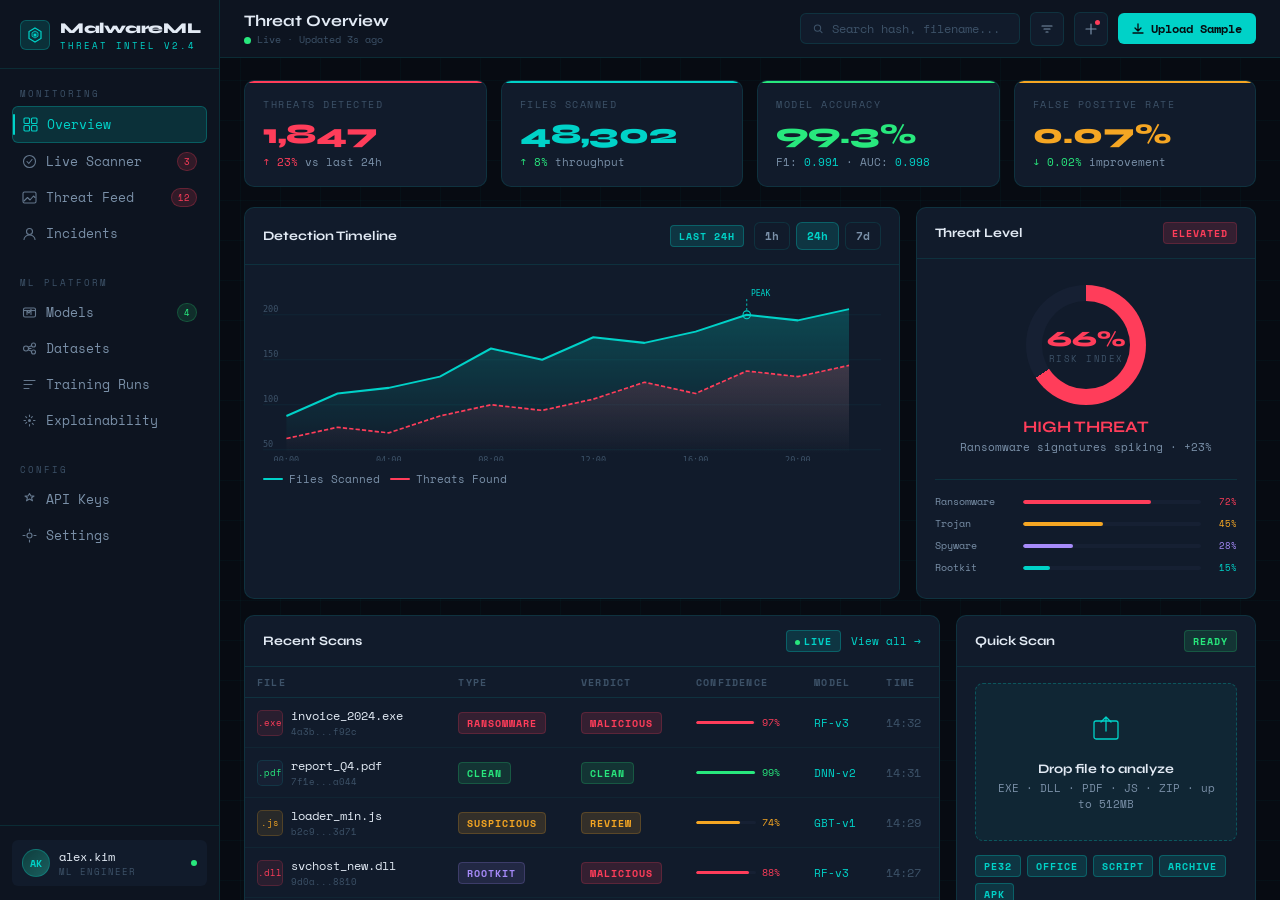
<file: malware-ml-dashboard.html>
<!DOCTYPE html>
<html lang="en">
<head>
<meta charset="UTF-8">
<meta name="viewport" content="width=device-width, initial-scale=1.0">
<title>MalwareML — Threat Intelligence Platform</title>
<link rel="preconnect" href="https://fonts.googleapis.com">
<link href="https://fonts.googleapis.com/css2?family=Space+Mono:ital,wght@0,400;0,700;1,400&family=Syne:wght@400;600;700;800&display=swap" rel="stylesheet">
<style>
  *, *::before, *::after { box-sizing: border-box; margin: 0; padding: 0; }

  :root {
    --bg-base: #070b12;
    --bg-panel: #0d1420;
    --bg-card: #111b2b;
    --bg-elevated: #162033;
    --border: rgba(0,210,200,0.12);
    --border-strong: rgba(0,210,200,0.28);
    --cyan: #00d2c8;
    --cyan-dim: rgba(0,210,200,0.15);
    --cyan-glow: rgba(0,210,200,0.06);
    --red: #ff3d5a;
    --red-dim: rgba(255,61,90,0.15);
    --amber: #f5a623;
    --amber-dim: rgba(245,166,35,0.15);
    --green: #28e87d;
    --green-dim: rgba(40,232,125,0.12);
    --purple: #a78bfa;
    --text-primary: #e2eaf4;
    --text-secondary: #7a90a8;
    --text-dim: #3d5268;
    --mono: 'Space Mono', monospace;
    --display: 'Syne', sans-serif;
    --sidebar-w: 220px;
    --topbar-h: 58px;
  }

  html, body { height: 100%; background: var(--bg-base); color: var(--text-primary); font-family: var(--mono); font-size: 13px; overflow: hidden; }

  /* Background grid */
  body::before {
    content: '';
    position: fixed; inset: 0; z-index: 0;
    background-image:
      linear-gradient(rgba(0,210,200,0.03) 1px, transparent 1px),
      linear-gradient(90deg, rgba(0,210,200,0.03) 1px, transparent 1px);
    background-size: 40px 40px;
    pointer-events: none;
  }

  .layout { display: flex; height: 100vh; position: relative; z-index: 1; }

  /* ── SIDEBAR ─────────────────────── */
  .sidebar {
    width: var(--sidebar-w);
    background: var(--bg-panel);
    border-right: 1px solid var(--border);
    display: flex;
    flex-direction: column;
    flex-shrink: 0;
    padding: 0;
    overflow: hidden;
  }

  .logo-wrap {
    padding: 18px 20px 16px;
    border-bottom: 1px solid var(--border);
    display: flex; align-items: center; gap: 10px;
  }
  .logo-icon {
    width: 30px; height: 30px;
    background: var(--cyan-dim);
    border: 1px solid var(--border-strong);
    border-radius: 6px;
    display: flex; align-items: center; justify-content: center;
    flex-shrink: 0;
  }
  .logo-icon svg { width: 16px; height: 16px; }
  .logo-text { font-family: var(--display); font-weight: 800; font-size: 15px; letter-spacing: -0.3px; color: var(--text-primary); }
  .logo-sub { font-size: 9px; color: var(--cyan); letter-spacing: 2px; text-transform: uppercase; display: block; margin-top: 1px; }

  .nav-section { padding: 18px 12px 6px; }
  .nav-label { font-size: 9px; letter-spacing: 2px; text-transform: uppercase; color: var(--text-dim); padding: 0 8px; margin-bottom: 6px; }

  .nav-item {
    display: flex; align-items: center; gap: 9px;
    padding: 8px 10px; border-radius: 6px;
    color: var(--text-secondary); cursor: pointer;
    transition: all 0.15s; text-decoration: none;
    font-size: 12.5px; margin-bottom: 1px;
    position: relative;
  }
  .nav-item:hover { background: var(--cyan-glow); color: var(--text-primary); }
  .nav-item.active { background: var(--cyan-dim); color: var(--cyan); border: 1px solid var(--border-strong); }
  .nav-item.active::before {
    content: '';
    position: absolute; left: 0; top: 20%; height: 60%;
    width: 2px; background: var(--cyan); border-radius: 2px;
  }
  .nav-icon { width: 15px; height: 15px; flex-shrink: 0; opacity: 0.8; }
  .nav-item.active .nav-icon { opacity: 1; }

  .nav-badge {
    margin-left: auto; font-size: 9px; padding: 2px 6px;
    background: var(--red-dim); color: var(--red);
    border-radius: 20px; border: 1px solid rgba(255,61,90,0.25);
  }
  .nav-badge.ok { background: var(--green-dim); color: var(--green); border-color: rgba(40,232,125,0.2); }

  .sidebar-footer {
    margin-top: auto; padding: 14px 12px;
    border-top: 1px solid var(--border);
  }
  .user-card {
    display: flex; align-items: center; gap: 9px;
    padding: 8px 10px; border-radius: 6px;
    background: var(--bg-card); cursor: pointer;
  }
  .avatar { width: 28px; height: 28px; border-radius: 50%; background: linear-gradient(135deg, #0f3d3d, #1a5f5f); border: 1px solid var(--border-strong); display: flex; align-items: center; justify-content: center; font-size: 10px; color: var(--cyan); font-weight: 700; flex-shrink: 0; }
  .user-info { flex: 1; min-width: 0; }
  .user-name { font-size: 11.5px; color: var(--text-primary); white-space: nowrap; overflow: hidden; text-overflow: ellipsis; }
  .user-role { font-size: 9px; color: var(--text-dim); text-transform: uppercase; letter-spacing: 1px; }
  .status-dot { width: 6px; height: 6px; border-radius: 50%; background: var(--green); flex-shrink: 0; }

  /* ── MAIN ───────────────────────── */
  .main { flex: 1; display: flex; flex-direction: column; overflow: hidden; }

  .topbar {
    height: var(--topbar-h);
    background: var(--bg-panel);
    border-bottom: 1px solid var(--border);
    display: flex; align-items: center; gap: 12px;
    padding: 0 24px;
    flex-shrink: 0;
  }
  .page-title { font-family: var(--display); font-weight: 700; font-size: 16px; color: var(--text-primary); }
  .page-path { color: var(--text-dim); font-size: 11px; }

  .topbar-right { margin-left: auto; display: flex; align-items: center; gap: 10px; }

  .search-box {
    display: flex; align-items: center; gap: 8px;
    background: var(--bg-card); border: 1px solid var(--border);
    border-radius: 6px; padding: 6px 12px; width: 220px;
  }
  .search-box input { background: none; border: none; outline: none; color: var(--text-primary); font-family: var(--mono); font-size: 12px; width: 100%; }
  .search-box input::placeholder { color: var(--text-dim); }

  .btn {
    padding: 7px 14px; border-radius: 6px; cursor: pointer;
    font-family: var(--mono); font-size: 11.5px; font-weight: 700;
    border: none; transition: all 0.15s; display: flex; align-items: center; gap: 7px;
  }
  .btn-primary { background: var(--cyan); color: #050d10; }
  .btn-primary:hover { opacity: 0.9; transform: translateY(-1px); }
  .btn-ghost { background: var(--bg-card); color: var(--text-secondary); border: 1px solid var(--border); }
  .btn-ghost:hover { background: var(--bg-elevated); color: var(--text-primary); }

  .icon-btn {
    width: 34px; height: 34px; border-radius: 6px;
    background: var(--bg-card); border: 1px solid var(--border);
    cursor: pointer; display: flex; align-items: center; justify-content: center;
    color: var(--text-secondary); transition: all 0.15s;
    position: relative;
  }
  .icon-btn:hover { border-color: var(--border-strong); color: var(--text-primary); }
  .notif-dot { position: absolute; top: 7px; right: 7px; width: 5px; height: 5px; background: var(--red); border-radius: 50%; }

  /* ── CONTENT ────────────────────── */
  .content { flex: 1; overflow-y: auto; padding: 22px 24px; }
  .content::-webkit-scrollbar { width: 4px; }
  .content::-webkit-scrollbar-track { background: transparent; }
  .content::-webkit-scrollbar-thumb { background: var(--border); border-radius: 2px; }

  /* Metric cards row */
  .metrics-grid { display: grid; grid-template-columns: repeat(4, 1fr); gap: 14px; margin-bottom: 20px; }
  .metric-card {
    background: var(--bg-card); border: 1px solid var(--border);
    border-radius: 10px; padding: 16px 18px;
    transition: border-color 0.2s;
    position: relative; overflow: hidden;
  }
  .metric-card:hover { border-color: var(--border-strong); }
  .metric-card::after { content: ''; position: absolute; top: 0; left: 0; right: 0; height: 2px; border-radius: 10px 10px 0 0; }
  .metric-card.red::after { background: var(--red); }
  .metric-card.cyan::after { background: var(--cyan); }
  .metric-card.amber::after { background: var(--amber); }
  .metric-card.green::after { background: var(--green); }

  .metric-label { font-size: 10px; text-transform: uppercase; letter-spacing: 1.5px; color: var(--text-dim); margin-bottom: 8px; }
  .metric-val { font-family: var(--display); font-size: 28px; font-weight: 800; line-height: 1; margin-bottom: 6px; }
  .metric-val.red { color: var(--red); }
  .metric-val.cyan { color: var(--cyan); }
  .metric-val.amber { color: var(--amber); }
  .metric-val.green { color: var(--green); }
  .metric-delta { font-size: 10.5px; color: var(--text-secondary); }
  .metric-delta .up { color: var(--red); }
  .metric-delta .down { color: var(--green); }

  /* Two-column main area */
  .row-2col { display: grid; grid-template-columns: 1fr 340px; gap: 16px; margin-bottom: 16px; }
  .row-3col { display: grid; grid-template-columns: 1fr 1fr 1fr; gap: 16px; margin-bottom: 16px; }

  .panel {
    background: var(--bg-card); border: 1px solid var(--border);
    border-radius: 10px; overflow: hidden;
  }
  .panel-header {
    padding: 14px 18px; border-bottom: 1px solid var(--border);
    display: flex; align-items: center; gap: 10px;
  }
  .panel-title { font-family: var(--display); font-size: 13px; font-weight: 700; color: var(--text-primary); flex: 1; }
  .panel-body { padding: 16px 18px; }

  .tag {
    font-size: 9.5px; letter-spacing: 1px; text-transform: uppercase;
    padding: 3px 8px; border-radius: 4px; font-weight: 700;
  }
  .tag-red { background: var(--red-dim); color: var(--red); border: 1px solid rgba(255,61,90,0.2); }
  .tag-green { background: var(--green-dim); color: var(--green); border: 1px solid rgba(40,232,125,0.2); }
  .tag-amber { background: var(--amber-dim); color: var(--amber); border: 1px solid rgba(245,166,35,0.2); }
  .tag-cyan { background: var(--cyan-dim); color: var(--cyan); border: 1px solid var(--border-strong); }
  .tag-purple { background: rgba(167,139,250,0.12); color: var(--purple); border: 1px solid rgba(167,139,250,0.2); }

  /* Threat level gauge */
  .threat-gauge { text-align: center; padding: 10px 0; }
  .gauge-ring {
    width: 120px; height: 120px; margin: 0 auto 12px;
    border-radius: 50%; position: relative;
    display: flex; align-items: center; justify-content: center;
    background: conic-gradient(var(--red) 0deg 237deg, var(--bg-elevated) 237deg 360deg);
  }
  .gauge-inner {
    width: 88px; height: 88px; border-radius: 50%;
    background: var(--bg-card);
    display: flex; flex-direction: column; align-items: center; justify-content: center;
  }
  .gauge-pct { font-family: var(--display); font-size: 22px; font-weight: 800; color: var(--red); }
  .gauge-lbl { font-size: 8.5px; text-transform: uppercase; letter-spacing: 1.5px; color: var(--text-dim); }
  .threat-level { font-family: var(--display); font-size: 16px; font-weight: 700; color: var(--red); }
  .threat-desc { font-size: 10.5px; color: var(--text-secondary); margin-top: 3px; }
  .threat-bars { margin-top: 14px; }
  .threat-row { display: flex; align-items: center; gap: 8px; margin-bottom: 7px; }
  .threat-type { font-size: 10px; color: var(--text-secondary); width: 80px; }
  .tbar-track { flex: 1; height: 4px; background: var(--bg-elevated); border-radius: 2px; overflow: hidden; }
  .tbar-fill { height: 100%; border-radius: 2px; }
  .threat-pct-label { font-size: 9px; color: var(--text-dim); width: 28px; text-align: right; }

  /* Chart SVG */
  .chart-area { position: relative; height: 180px; }
  .chart-area svg { width: 100%; height: 100%; }

  /* Scan table */
  table { width: 100%; border-collapse: collapse; }
  thead th { font-size: 9.5px; text-transform: uppercase; letter-spacing: 1.2px; color: var(--text-dim); padding: 8px 12px; text-align: left; border-bottom: 1px solid var(--border); font-weight: 700; }
  tbody tr { border-bottom: 1px solid rgba(0,210,200,0.05); transition: background 0.1s; cursor: pointer; }
  tbody tr:last-child { border-bottom: none; }
  tbody tr:hover { background: var(--cyan-glow); }
  tbody td { padding: 9px 12px; font-size: 11.5px; color: var(--text-secondary); vertical-align: middle; }
  .file-cell { display: flex; align-items: center; gap: 8px; }
  .file-icon { width: 26px; height: 26px; border-radius: 5px; background: var(--bg-elevated); border: 1px solid var(--border); display: flex; align-items: center; justify-content: center; font-size: 9px; color: var(--text-dim); flex-shrink: 0; }
  .file-name { color: var(--text-primary); font-size: 12px; }
  .file-hash { font-size: 9px; color: var(--text-dim); margin-top: 1px; font-family: var(--mono); }
  .confidence-bar { display: flex; align-items: center; gap: 6px; }
  .conf-track { width: 60px; height: 3px; background: var(--bg-elevated); border-radius: 2px; overflow: hidden; }
  .conf-fill { height: 100%; border-radius: 2px; background: var(--red); }

  /* Model cards */
  .model-card {
    background: var(--bg-elevated); border: 1px solid var(--border);
    border-radius: 8px; padding: 14px;
  }
  .model-name { font-family: var(--display); font-weight: 700; font-size: 13px; color: var(--text-primary); margin-bottom: 3px; }
  .model-type { font-size: 9.5px; color: var(--text-dim); text-transform: uppercase; letter-spacing: 1.2px; margin-bottom: 10px; }
  .model-stats { display: grid; grid-template-columns: 1fr 1fr; gap: 6px; }
  .mstat { text-align: center; }
  .mstat-val { font-family: var(--display); font-weight: 700; font-size: 17px; color: var(--cyan); }
  .mstat-lbl { font-size: 9px; color: var(--text-dim); text-transform: uppercase; }
  .model-footer { margin-top: 10px; padding-top: 10px; border-top: 1px solid var(--border); display: flex; align-items: center; gap: 6px; }

  /* Upload zone */
  .upload-zone {
    border: 1.5px dashed var(--border-strong); border-radius: 8px;
    padding: 28px 16px; text-align: center; cursor: pointer;
    transition: all 0.2s; margin-bottom: 14px;
    background: var(--cyan-glow);
  }
  .upload-zone:hover { border-color: var(--cyan); background: var(--cyan-dim); }
  .upload-icon { color: var(--cyan); font-size: 28px; margin-bottom: 8px; }
  .upload-text { font-family: var(--display); font-weight: 700; font-size: 13px; color: var(--text-primary); }
  .upload-sub { font-size: 10.5px; color: var(--text-secondary); margin-top: 3px; }

  /* Terminal output */
  .terminal {
    background: var(--bg-base); border: 1px solid var(--border);
    border-radius: 8px; padding: 12px 14px;
    font-family: var(--mono); font-size: 10.5px;
    line-height: 1.8; max-height: 140px; overflow-y: auto;
  }
  .terminal::-webkit-scrollbar { width: 3px; }
  .terminal::-webkit-scrollbar-thumb { background: var(--border); }
  .t-line { display: flex; gap: 8px; }
  .t-time { color: var(--text-dim); flex-shrink: 0; }
  .t-tag { flex-shrink: 0; }
  .t-info { color: var(--cyan); }
  .t-warn { color: var(--amber); }
  .t-alert { color: var(--red); }
  .t-ok { color: var(--green); }
  .t-msg { color: var(--text-secondary); }

  /* Progress bars for training */
  .progress-item { margin-bottom: 12px; }
  .progress-header { display: flex; justify-content: space-between; margin-bottom: 5px; }
  .progress-name { font-size: 11px; color: var(--text-secondary); }
  .progress-val { font-size: 11px; color: var(--cyan); font-weight: 700; }
  .progress-track { height: 5px; background: var(--bg-elevated); border-radius: 3px; overflow: hidden; }
  .progress-fill { height: 100%; border-radius: 3px; background: linear-gradient(90deg, var(--cyan), #00ffee); transition: width 1.5s ease; }
  .progress-fill.amber { background: linear-gradient(90deg, var(--amber), #ffcc55); }
  .progress-fill.purple { background: linear-gradient(90deg, var(--purple), #c4b5fd); }

  /* Pulse animation for live indicators */
  @keyframes pulse { 0%,100%{opacity:1} 50%{opacity:0.4} }
  @keyframes scan { 0%{transform:translateY(-100%)} 100%{transform:translateY(400px)} }
  @keyframes fadeInUp { from{opacity:0;transform:translateY(10px)} to{opacity:1;transform:translateY(0)} }
  .pulse { animation: pulse 2s infinite; }
  .live-dot { width: 7px; height: 7px; border-radius: 50%; background: var(--green); animation: pulse 1.5s infinite; display: inline-block; vertical-align: middle; margin-right: 6px; }

  /* Scrollbar overall */
  .content { scrollbar-width: thin; scrollbar-color: var(--border) transparent; }

  .sep { height: 1px; background: var(--border); margin: 14px 0; }

  .text-cyan { color: var(--cyan); }
  .text-red { color: var(--red); }
  .text-green { color: var(--green); }
  .text-amber { color: var(--amber); }
  .text-muted { color: var(--text-secondary); }
  .text-dim { color: var(--text-dim); }

  .flex { display: flex; }
  .flex-center { display: flex; align-items: center; }
  .gap-6 { gap: 6px; }
  .gap-8 { gap: 8px; }
  .gap-10 { gap: 10px; }
  .ml-auto { margin-left: auto; }
  .mt-10 { margin-top: 10px; }
  .mt-14 { margin-top: 14px; }
  .mb-10 { margin-bottom: 10px; }
</style>
</head>
<body>
<div class="layout">

  <!-- ── SIDEBAR ── -->
  <aside class="sidebar">
    <div class="logo-wrap">
      <div class="logo-icon">
        <svg viewBox="0 0 16 16" fill="none" xmlns="http://www.w3.org/2000/svg">
          <path d="M8 1L14 4.5V11.5L8 15L2 11.5V4.5L8 1Z" stroke="#00d2c8" stroke-width="1.2" fill="none"/>
          <path d="M8 4L11 5.75V9.25L8 11L5 9.25V5.75L8 4Z" fill="rgba(0,210,200,0.2)" stroke="#00d2c8" stroke-width="0.8"/>
          <circle cx="8" cy="8" r="1.5" fill="#00d2c8"/>
        </svg>
      </div>
      <div>
        <span class="logo-text">MalwareML</span>
        <span class="logo-sub">Threat Intel v2.4</span>
      </div>
    </div>

    <div class="nav-section">
      <p class="nav-label">Monitoring</p>
      <a class="nav-item active" href="#">
        <svg class="nav-icon" viewBox="0 0 15 15" fill="none"><rect x="1" y="1" width="5.5" height="5.5" rx="1" stroke="currentColor" stroke-width="1.1"/><rect x="8.5" y="1" width="5.5" height="5.5" rx="1" stroke="currentColor" stroke-width="1.1"/><rect x="1" y="8.5" width="5.5" height="5.5" rx="1" stroke="currentColor" stroke-width="1.1"/><rect x="8.5" y="8.5" width="5.5" height="5.5" rx="1" stroke="currentColor" stroke-width="1.1"/></svg>
        Overview
      </a>
      <a class="nav-item" href="#">
        <svg class="nav-icon" viewBox="0 0 15 15" fill="none"><circle cx="7.5" cy="7.5" r="6" stroke="currentColor" stroke-width="1.1"/><path d="M5 7.5L6.8 9.5L10 5.5" stroke="currentColor" stroke-width="1.1" stroke-linecap="round"/></svg>
        Live Scanner
        <span class="nav-badge">3</span>
      </a>
      <a class="nav-item" href="#">
        <svg class="nav-icon" viewBox="0 0 15 15" fill="none"><path d="M2 11L5.5 7.5L8 10L11.5 6L13 7.5" stroke="currentColor" stroke-width="1.1" stroke-linecap="round" stroke-linejoin="round"/><rect x="1" y="2" width="13" height="11" rx="1.5" stroke="currentColor" stroke-width="1.1"/></svg>
        Threat Feed
        <span class="nav-badge">12</span>
      </a>
      <a class="nav-item" href="#">
        <svg class="nav-icon" viewBox="0 0 15 15" fill="none"><circle cx="7.5" cy="5.5" r="3" stroke="currentColor" stroke-width="1.1"/><path d="M2 13.5c0-2.485 2.462-4.5 5.5-4.5s5.5 2.015 5.5 4.5" stroke="currentColor" stroke-width="1.1" stroke-linecap="round"/></svg>
        Incidents
      </a>
    </div>

    <div class="nav-section">
      <p class="nav-label">ML Platform</p>
      <a class="nav-item" href="#">
        <svg class="nav-icon" viewBox="0 0 15 15" fill="none"><rect x="1.5" y="3" width="12" height="9" rx="1.5" stroke="currentColor" stroke-width="1.1"/><path d="M5 9.5V6l2 2 2-3.5V9.5" stroke="currentColor" stroke-width="1.1" stroke-linecap="round" stroke-linejoin="round"/><path d="M1.5 5.5h12" stroke="currentColor" stroke-width="1.1"/></svg>
        Models
        <span class="nav-badge ok">4</span>
      </a>
      <a class="nav-item" href="#">
        <svg class="nav-icon" viewBox="0 0 15 15" fill="none"><circle cx="4" cy="7.5" r="2.5" stroke="currentColor" stroke-width="1.1"/><circle cx="11.5" cy="4" r="2" stroke="currentColor" stroke-width="1.1"/><circle cx="11.5" cy="11" r="2" stroke="currentColor" stroke-width="1.1"/><path d="M6.5 7.5H9.5" stroke="currentColor" stroke-width="1.1"/><path d="M6.2 6.2L9.5 4.7" stroke="currentColor" stroke-width="1.1"/><path d="M6.2 8.8L9.5 10.3" stroke="currentColor" stroke-width="1.1"/></svg>
        Datasets
      </a>
      <a class="nav-item" href="#">
        <svg class="nav-icon" viewBox="0 0 15 15" fill="none"><path d="M2 3.5h11M2 7.5h8M2 11.5h5" stroke="currentColor" stroke-width="1.1" stroke-linecap="round"/></svg>
        Training Runs
      </a>
      <a class="nav-item" href="#">
        <svg class="nav-icon" viewBox="0 0 15 15" fill="none"><circle cx="7.5" cy="7.5" r="1.5" fill="currentColor"/><path d="M7.5 2v1.5M7.5 11.5V13M2 7.5h1.5M11.5 7.5H13M3.7 3.7l1 1M10.3 10.3l1 1M10.3 3.7l-1 1M4.7 9.3l-1 1" stroke="currentColor" stroke-width="1.1" stroke-linecap="round"/></svg>
        Explainability
      </a>
    </div>

    <div class="nav-section">
      <p class="nav-label">Config</p>
      <a class="nav-item" href="#">
        <svg class="nav-icon" viewBox="0 0 15 15" fill="none"><path d="M7.5 1.5L9 4h3l-2.4 1.8.9 3L7.5 7 4.5 8.8l.9-3L3 4h3l1.5-2.5z" stroke="currentColor" stroke-width="1.1" stroke-linejoin="round"/></svg>
        API Keys
      </a>
      <a class="nav-item" href="#">
        <svg class="nav-icon" viewBox="0 0 15 15" fill="none"><circle cx="7.5" cy="7.5" r="2.5" stroke="currentColor" stroke-width="1.1"/><path d="M7.5 1v2M7.5 12v2M1 7.5h2M12 7.5h2" stroke="currentColor" stroke-width="1.1" stroke-linecap="round"/></svg>
        Settings
      </a>
    </div>

    <div class="sidebar-footer">
      <div class="user-card">
        <div class="avatar">AK</div>
        <div class="user-info">
          <div class="user-name">alex.kim</div>
          <div class="user-role">ML Engineer</div>
        </div>
        <div class="status-dot"></div>
      </div>
    </div>
  </aside>

  <!-- ── MAIN ── -->
  <main class="main">
    <div class="topbar">
      <div>
        <div class="page-title">Threat Overview</div>
        <div class="page-path" style="font-size:10px;color:var(--text-dim);margin-top:2px;">
          <span class="live-dot"></span>Live · Updated 3s ago
        </div>
      </div>
      <div class="topbar-right">
        <div class="search-box">
          <svg width="12" height="12" viewBox="0 0 12 12" fill="none"><circle cx="5" cy="5" r="3.5" stroke="#3d5268" stroke-width="1.2"/><path d="M8 8l2 2" stroke="#3d5268" stroke-width="1.2" stroke-linecap="round"/></svg>
          <input type="text" placeholder="Search hash, filename...">
        </div>
        <button class="icon-btn">
          <svg width="14" height="14" viewBox="0 0 14 14" fill="none"><path d="M2 4h10M4 7h6M6 10h2" stroke="currentColor" stroke-width="1.2" stroke-linecap="round"/></svg>
        </button>
        <button class="icon-btn">
          <svg width="14" height="14" viewBox="0 0 14 14" fill="none"><path d="M7 2v10M2 7h10" stroke="currentColor" stroke-width="1.2" stroke-linecap="round"/></svg>
          <div class="notif-dot"></div>
        </button>
        <button class="btn btn-primary">
          <svg width="12" height="12" viewBox="0 0 12 12" fill="none"><path d="M6 1v7M3 5l3 3 3-3M1 10h10" stroke="currentColor" stroke-width="1.3" stroke-linecap="round" stroke-linejoin="round"/></svg>
          Upload Sample
        </button>
      </div>
    </div>

    <div class="content">
      <!-- Metric Cards -->
      <div class="metrics-grid">
        <div class="metric-card red">
          <div class="metric-label">Threats Detected</div>
          <div class="metric-val red">1,847</div>
          <div class="metric-delta"><span class="up">↑ 23%</span> vs last 24h</div>
        </div>
        <div class="metric-card cyan">
          <div class="metric-label">Files Scanned</div>
          <div class="metric-val cyan">48,302</div>
          <div class="metric-delta"><span class="down">↑ 8%</span> throughput</div>
        </div>
        <div class="metric-card green">
          <div class="metric-label">Model Accuracy</div>
          <div class="metric-val green">99.3%</div>
          <div class="metric-delta">F1: <span style="color:var(--cyan)">0.991</span> · AUC: <span style="color:var(--cyan)">0.998</span></div>
        </div>
        <div class="metric-card amber">
          <div class="metric-label">False Positive Rate</div>
          <div class="metric-val amber">0.07%</div>
          <div class="metric-delta"><span class="down">↓ 0.02%</span> improvement</div>
        </div>
      </div>

      <!-- Row: Chart + Threat Gauge -->
      <div class="row-2col">
        <!-- Detection Timeline -->
        <div class="panel">
          <div class="panel-header">
            <div class="panel-title">Detection Timeline</div>
            <span class="tag tag-cyan">Last 24h</span>
            <div class="flex-center gap-6 ml-auto">
              <button class="btn btn-ghost" style="padding:5px 10px;font-size:10.5px;">1h</button>
              <button class="btn btn-ghost" style="padding:5px 10px;font-size:10.5px;background:var(--cyan-dim);color:var(--cyan);border-color:var(--border-strong)">24h</button>
              <button class="btn btn-ghost" style="padding:5px 10px;font-size:10.5px;">7d</button>
            </div>
          </div>
          <div class="panel-body">
            <div class="chart-area">
              <svg viewBox="0 0 580 160" preserveAspectRatio="none" xmlns="http://www.w3.org/2000/svg">
                <defs>
                  <linearGradient id="cyanGrad" x1="0" y1="0" x2="0" y2="1">
                    <stop offset="0%" stop-color="#00d2c8" stop-opacity="0.25"/>
                    <stop offset="100%" stop-color="#00d2c8" stop-opacity="0"/>
                  </linearGradient>
                  <linearGradient id="redGrad" x1="0" y1="0" x2="0" y2="1">
                    <stop offset="0%" stop-color="#ff3d5a" stop-opacity="0.2"/>
                    <stop offset="100%" stop-color="#ff3d5a" stop-opacity="0"/>
                  </linearGradient>
                </defs>
                <!-- Grid lines -->
                <line x1="0" y1="30" x2="580" y2="30" stroke="rgba(0,210,200,0.06)" stroke-width="1"/>
                <line x1="0" y1="70" x2="580" y2="70" stroke="rgba(0,210,200,0.06)" stroke-width="1"/>
                <line x1="0" y1="110" x2="580" y2="110" stroke="rgba(0,210,200,0.06)" stroke-width="1"/>
                <line x1="0" y1="150" x2="580" y2="150" stroke="rgba(0,210,200,0.06)" stroke-width="1"/>

                <!-- Labels -->
                <text x="0" y="28" fill="#3d5268" font-size="8" font-family="monospace">200</text>
                <text x="0" y="68" fill="#3d5268" font-size="8" font-family="monospace">150</text>
                <text x="0" y="108" fill="#3d5268" font-size="8" font-family="monospace">100</text>
                <text x="0" y="148" fill="#3d5268" font-size="8" font-family="monospace">50</text>

                <!-- Scanned area fill -->
                <path d="M22,120 L70,100 L118,95 L166,85 L214,60 L262,70 L310,50 L358,55 L406,45 L454,30 L502,35 L550,25 L550,155 L22,155 Z"
                  fill="url(#cyanGrad)"/>
                <!-- Scanned line -->
                <path d="M22,120 L70,100 L118,95 L166,85 L214,60 L262,70 L310,50 L358,55 L406,45 L454,30 L502,35 L550,25"
                  fill="none" stroke="#00d2c8" stroke-width="1.8" stroke-linejoin="round"/>

                <!-- Threats area fill -->
                <path d="M22,140 L70,130 L118,135 L166,120 L214,110 L262,115 L310,105 L358,90 L406,100 L454,80 L502,85 L550,75 L550,155 L22,155 Z"
                  fill="url(#redGrad)"/>
                <!-- Threats line -->
                <path d="M22,140 L70,130 L118,135 L166,120 L214,110 L262,115 L310,105 L358,90 L406,100 L454,80 L502,85 L550,75"
                  fill="none" stroke="#ff3d5a" stroke-width="1.5" stroke-linejoin="round" stroke-dasharray="4,2"/>

                <!-- X axis labels -->
                <text x="22" y="162" fill="#3d5268" font-size="8" font-family="monospace" text-anchor="middle">00:00</text>
                <text x="118" y="162" fill="#3d5268" font-size="8" font-family="monospace" text-anchor="middle">04:00</text>
                <text x="214" y="162" fill="#3d5268" font-size="8" font-family="monospace" text-anchor="middle">08:00</text>
                <text x="310" y="162" fill="#3d5268" font-size="8" font-family="monospace" text-anchor="middle">12:00</text>
                <text x="406" y="162" fill="#3d5268" font-size="8" font-family="monospace" text-anchor="middle">16:00</text>
                <text x="502" y="162" fill="#3d5268" font-size="8" font-family="monospace" text-anchor="middle">20:00</text>

                <!-- Spike callout -->
                <circle cx="454" cy="30" r="3.5" fill="none" stroke="#00d2c8" stroke-width="1"/>
                <line x1="454" y1="26" x2="454" y2="14" stroke="#00d2c8" stroke-width="0.8" stroke-dasharray="2,2"/>
                <text x="458" y="13" fill="#00d2c8" font-size="7.5" font-family="monospace">PEAK</text>
              </svg>
            </div>
            <!-- Legend -->
            <div class="flex-center gap-10 mt-10" style="font-size:10.5px;">
              <div class="flex-center gap-6"><div style="width:20px;height:2px;background:var(--cyan);border-radius:1px"></div><span class="text-muted">Files Scanned</span></div>
              <div class="flex-center gap-6"><div style="width:20px;height:2px;background:var(--red);border-radius:1px;border-top:1px dashed var(--red)"></div><span class="text-muted">Threats Found</span></div>
            </div>
          </div>
        </div>

        <!-- Threat Gauge -->
        <div class="panel">
          <div class="panel-header">
            <div class="panel-title">Threat Level</div>
            <span class="tag tag-red pulse">ELEVATED</span>
          </div>
          <div class="panel-body">
            <div class="threat-gauge">
              <div class="gauge-ring">
                <div class="gauge-inner">
                  <span class="gauge-pct">66%</span>
                  <span class="gauge-lbl">risk index</span>
                </div>
              </div>
              <div class="threat-level">HIGH THREAT</div>
              <div class="threat-desc">Ransomware signatures spiking · +23%</div>
            </div>
            <div class="sep"></div>
            <div class="threat-bars">
              <div class="threat-row">
                <span class="threat-type">Ransomware</span>
                <div class="tbar-track"><div class="tbar-fill" style="width:72%;background:var(--red)"></div></div>
                <span class="threat-pct-label text-red">72%</span>
              </div>
              <div class="threat-row">
                <span class="threat-type">Trojan</span>
                <div class="tbar-track"><div class="tbar-fill" style="width:45%;background:var(--amber)"></div></div>
                <span class="threat-pct-label text-amber">45%</span>
              </div>
              <div class="threat-row">
                <span class="threat-type">Spyware</span>
                <div class="tbar-track"><div class="tbar-fill" style="width:28%;background:var(--purple)"></div></div>
                <span class="threat-pct-label" style="color:var(--purple)">28%</span>
              </div>
              <div class="threat-row">
                <span class="threat-type">Rootkit</span>
                <div class="tbar-track"><div class="tbar-fill" style="width:15%;background:var(--cyan)"></div></div>
                <span class="threat-pct-label text-cyan">15%</span>
              </div>
            </div>
          </div>
        </div>
      </div>

      <!-- Row: Recent Scans + Upload + Terminal -->
      <div class="row-2col" style="grid-template-columns: 1fr 300px;">
        <!-- Recent Scans -->
        <div class="panel">
          <div class="panel-header">
            <div class="panel-title">Recent Scans</div>
            <span class="tag tag-cyan"><span class="live-dot" style="width:5px;height:5px;margin-right:4px"></span>Live</span>
            <a href="#" style="margin-left:auto;font-size:10.5px;color:var(--cyan);text-decoration:none">View all →</a>
          </div>
          <div style="overflow-x:auto">
            <table>
              <thead>
                <tr>
                  <th>File</th>
                  <th>Type</th>
                  <th>Verdict</th>
                  <th>Confidence</th>
                  <th>Model</th>
                  <th>Time</th>
                </tr>
              </thead>
              <tbody>
                <tr>
                  <td>
                    <div class="file-cell">
                      <div class="file-icon" style="background:rgba(255,61,90,0.1);border-color:rgba(255,61,90,0.2);color:var(--red)">.exe</div>
                      <div>
                        <div class="file-name">invoice_2024.exe</div>
                        <div class="file-hash">4a3b...f92c</div>
                      </div>
                    </div>
                  </td>
                  <td><span class="tag tag-red">Ransomware</span></td>
                  <td><span class="tag tag-red">MALICIOUS</span></td>
                  <td>
                    <div class="confidence-bar">
                      <div class="conf-track"><div class="conf-fill" style="width:97%"></div></div>
                      <span class="text-red" style="font-size:10px">97%</span>
                    </div>
                  </td>
                  <td><span style="color:var(--cyan);font-size:10.5px">RF-v3</span></td>
                  <td class="text-dim">14:32</td>
                </tr>
                <tr>
                  <td>
                    <div class="file-cell">
                      <div class="file-icon" style="color:var(--green)">.pdf</div>
                      <div>
                        <div class="file-name">report_Q4.pdf</div>
                        <div class="file-hash">7f1e...a044</div>
                      </div>
                    </div>
                  </td>
                  <td><span class="tag tag-green">Clean</span></td>
                  <td><span class="tag tag-green">CLEAN</span></td>
                  <td>
                    <div class="confidence-bar">
                      <div class="conf-track"><div class="conf-fill" style="width:99%;background:var(--green)"></div></div>
                      <span class="text-green" style="font-size:10px">99%</span>
                    </div>
                  </td>
                  <td><span style="color:var(--cyan);font-size:10.5px">DNN-v2</span></td>
                  <td class="text-dim">14:31</td>
                </tr>
                <tr>
                  <td>
                    <div class="file-cell">
                      <div class="file-icon" style="background:rgba(245,166,35,0.1);border-color:rgba(245,166,35,0.2);color:var(--amber)">.js</div>
                      <div>
                        <div class="file-name">loader_min.js</div>
                        <div class="file-hash">b2c9...3d71</div>
                      </div>
                    </div>
                  </td>
                  <td><span class="tag tag-amber">Suspicious</span></td>
                  <td><span class="tag tag-amber">REVIEW</span></td>
                  <td>
                    <div class="confidence-bar">
                      <div class="conf-track"><div class="conf-fill" style="width:74%;background:var(--amber)"></div></div>
                      <span class="text-amber" style="font-size:10px">74%</span>
                    </div>
                  </td>
                  <td><span style="color:var(--cyan);font-size:10.5px">GBT-v1</span></td>
                  <td class="text-dim">14:29</td>
                </tr>
                <tr>
                  <td>
                    <div class="file-cell">
                      <div class="file-icon" style="background:rgba(255,61,90,0.1);border-color:rgba(255,61,90,0.2);color:var(--red)">.dll</div>
                      <div>
                        <div class="file-name">svchost_new.dll</div>
                        <div class="file-hash">9d0a...8810</div>
                      </div>
                    </div>
                  </td>
                  <td><span class="tag tag-purple" style="color:var(--purple)">Rootkit</span></td>
                  <td><span class="tag tag-red">MALICIOUS</span></td>
                  <td>
                    <div class="confidence-bar">
                      <div class="conf-track"><div class="conf-fill" style="width:88%"></div></div>
                      <span class="text-red" style="font-size:10px">88%</span>
                    </div>
                  </td>
                  <td><span style="color:var(--cyan);font-size:10.5px">RF-v3</span></td>
                  <td class="text-dim">14:27</td>
                </tr>
                <tr>
                  <td>
                    <div class="file-cell">
                      <div class="file-icon" style="color:var(--green)">.doc</div>
                      <div>
                        <div class="file-name">contract_final.doc</div>
                        <div class="file-hash">c3f7...5509</div>
                      </div>
                    </div>
                  </td>
                  <td><span class="tag tag-green">Clean</span></td>
                  <td><span class="tag tag-green">CLEAN</span></td>
                  <td>
                    <div class="confidence-bar">
                      <div class="conf-track"><div class="conf-fill" style="width:96%;background:var(--green)"></div></div>
                      <span class="text-green" style="font-size:10px">96%</span>
                    </div>
                  </td>
                  <td><span style="color:var(--cyan);font-size:10.5px">DNN-v2</span></td>
                  <td class="text-dim">14:25</td>
                </tr>
              </tbody>
            </table>
          </div>
        </div>

        <!-- Right column: Upload + Terminal -->
        <div style="display:flex;flex-direction:column;gap:16px">
          <!-- Upload -->
          <div class="panel">
            <div class="panel-header">
              <div class="panel-title">Quick Scan</div>
              <span class="tag tag-green">Ready</span>
            </div>
            <div class="panel-body">
              <div class="upload-zone">
                <div class="upload-icon">
                  <svg width="28" height="28" viewBox="0 0 28 28" fill="none"><rect x="2" y="6" width="24" height="18" rx="2" stroke="#00d2c8" stroke-width="1.3"/><path d="M14 2v14M9 7l5-5 5 5" stroke="#00d2c8" stroke-width="1.3" stroke-linecap="round" stroke-linejoin="round"/></svg>
                </div>
                <div class="upload-text">Drop file to analyze</div>
                <div class="upload-sub">EXE · DLL · PDF · JS · ZIP · up to 512MB</div>
              </div>
              <div style="display:flex;gap:6px;flex-wrap:wrap">
                <span class="tag tag-cyan">PE32</span>
                <span class="tag tag-cyan">Office</span>
                <span class="tag tag-cyan">Script</span>
                <span class="tag tag-cyan">Archive</span>
                <span class="tag tag-cyan">APK</span>
              </div>
            </div>
          </div>

          <!-- Terminal -->
          <div class="panel">
            <div class="panel-header">
              <div class="panel-title">System Log</div>
              <span class="flex-center gap-6" style="font-size:9.5px;color:var(--green)"><span class="live-dot" style="width:5px;height:5px"></span>Live</span>
            </div>
            <div class="panel-body" style="padding:10px 12px">
              <div class="terminal">
                <div class="t-line"><span class="t-time">14:32:01</span><span class="t-tag t-alert">[THREAT]</span><span class="t-msg">invoice_2024.exe → Ransomware.LockBit</span></div>
                <div class="t-line"><span class="t-time">14:32:00</span><span class="t-tag t-info">[SCAN]</span><span class="t-msg">Starting deep analysis on invoice_2024.exe</span></div>
                <div class="t-line"><span class="t-time">14:31:55</span><span class="t-tag t-ok">[CLEAN]</span><span class="t-msg">report_Q4.pdf → Benign (99.1%)</span></div>
                <div class="t-line"><span class="t-time">14:31:40</span><span class="t-tag t-warn">[WARN]</span><span class="t-msg">loader_min.js → Obfuscation detected</span></div>
                <div class="t-line"><span class="t-time">14:30:12</span><span class="t-tag t-info">[MODEL]</span><span class="t-msg">RF-v3 inference: 2.4ms avg latency</span></div>
                <div class="t-line"><span class="t-time">14:29:00</span><span class="t-tag t-alert">[THREAT]</span><span class="t-msg">svchost_new.dll → Rootkit.Necurs</span></div>
                <div class="t-line"><span class="t-time">14:28:44</span><span class="t-tag t-ok">[SYS]</span><span class="t-msg">Dataset sync complete · 2,400 new samples</span></div>
              </div>
            </div>
          </div>
        </div>
      </div>

      <!-- Row: Models + Training -->
      <div class="row-3col">
        <!-- Active Models -->
        <div class="panel" style="grid-column: span 2;">
          <div class="panel-header">
            <div class="panel-title">Active ML Models</div>
            <a href="#" style="margin-left:auto;font-size:10.5px;color:var(--cyan);text-decoration:none">Manage →</a>
          </div>
          <div class="panel-body">
            <div style="display:grid;grid-template-columns:1fr 1fr;gap:12px">
              <div class="model-card">
                <div class="flex-center gap-8 mb-10">
                  <div class="model-name">RandomForest v3</div>
                  <span class="tag tag-green" style="margin-left:auto">Active</span>
                </div>
                <div class="model-type">Ensemble · Feature-based</div>
                <div class="model-stats">
                  <div class="mstat"><div class="mstat-val">99.3%</div><div class="mstat-lbl">Accuracy</div></div>
                  <div class="mstat"><div class="mstat-val" style="color:var(--green)">0.991</div><div class="mstat-lbl">F1 Score</div></div>
                </div>
                <div class="model-footer">
                  <span class="tag tag-cyan">Primary</span>
                  <span class="text-dim" style="font-size:9.5px;margin-left:auto">↓ 2.4ms</span>
                </div>
              </div>
              <div class="model-card">
                <div class="flex-center gap-8 mb-10">
                  <div class="model-name">DeepNN v2</div>
                  <span class="tag tag-green" style="margin-left:auto">Active</span>
                </div>
                <div class="model-type">Deep Learning · CNN</div>
                <div class="model-stats">
                  <div class="mstat"><div class="mstat-val">98.7%</div><div class="mstat-lbl">Accuracy</div></div>
                  <div class="mstat"><div class="mstat-val" style="color:var(--green)">0.985</div><div class="mstat-lbl">F1 Score</div></div>
                </div>
                <div class="model-footer">
                  <span class="tag tag-amber">Secondary</span>
                  <span class="text-dim" style="font-size:9.5px;margin-left:auto">↓ 18ms</span>
                </div>
              </div>
              <div class="model-card">
                <div class="flex-center gap-8 mb-10">
                  <div class="model-name">GradientBoost v1</div>
                  <span class="tag tag-amber" style="margin-left:auto">Shadow</span>
                </div>
                <div class="model-type">Gradient Boosting · XGBoost</div>
                <div class="model-stats">
                  <div class="mstat"><div class="mstat-val" style="color:var(--amber)">97.1%</div><div class="mstat-lbl">Accuracy</div></div>
                  <div class="mstat"><div class="mstat-val" style="color:var(--amber)">0.969</div><div class="mstat-lbl">F1 Score</div></div>
                </div>
                <div class="model-footer">
                  <span class="tag tag-amber">Testing</span>
                  <span class="text-dim" style="font-size:9.5px;margin-left:auto">↓ 1.1ms</span>
                </div>
              </div>
              <div class="model-card" style="border-style:dashed;display:flex;flex-direction:column;align-items:center;justify-content:center;padding:20px;cursor:pointer;opacity:0.6">
                <div style="width:32px;height:32px;border-radius:50%;background:var(--bg-base);border:1px solid var(--border-strong);display:flex;align-items:center;justify-content:center;margin-bottom:8px">
                  <svg width="14" height="14" viewBox="0 0 14 14" fill="none"><path d="M7 2v10M2 7h10" stroke="#00d2c8" stroke-width="1.2" stroke-linecap="round"/></svg>
                </div>
                <div style="font-size:11.5px;color:var(--text-secondary)">Deploy new model</div>
              </div>
            </div>
          </div>
        </div>

        <!-- Training Progress -->
        <div class="panel">
          <div class="panel-header">
            <div class="panel-title">Training Progress</div>
            <span class="tag tag-amber pulse">Running</span>
          </div>
          <div class="panel-body">
            <div style="margin-bottom:14px">
              <div class="flex-center gap-6 mb-10" style="font-size:10.5px">
                <span class="text-muted">Transformer-v4</span>
                <span style="margin-left:auto;color:var(--cyan);font-size:10px">Epoch 42/100</span>
              </div>
              <div class="progress-item">
                <div class="progress-header"><span class="progress-name">Training Loss</span><span class="progress-val">0.032</span></div>
                <div class="progress-track"><div class="progress-fill" style="width:78%"></div></div>
              </div>
              <div class="progress-item">
                <div class="progress-header"><span class="progress-name">Validation Acc</span><span class="progress-val" style="color:var(--amber)">96.8%</span></div>
                <div class="progress-track"><div class="progress-fill amber" style="width:62%"></div></div>
              </div>
              <div class="progress-item">
                <div class="progress-header"><span class="progress-name">ETA</span><span class="progress-val" style="color:var(--purple)">2h 14m</span></div>
                <div class="progress-track"><div class="progress-fill purple" style="width:42%"></div></div>
              </div>
            </div>
            <div class="sep"></div>
            <div style="font-size:10.5px;color:var(--text-secondary);line-height:2">
              <div class="flex-center gap-6"><span class="text-dim">GPU</span><span style="margin-left:auto">RTX 4090 · 94% util</span></div>
              <div class="flex-center gap-6"><span class="text-dim">Samples</span><span style="margin-left:auto">1.2M train / 240K val</span></div>
              <div class="flex-center gap-6"><span class="text-dim">LR</span><span style="margin-left:auto;color:var(--cyan)">2e-5 (cosine decay)</span></div>
              <div class="flex-center gap-6"><span class="text-dim">Batch</span><span style="margin-left:auto">512</span></div>
            </div>
            <div class="sep"></div>
            <div style="display:flex;gap:8px">
              <button class="btn btn-ghost" style="flex:1;justify-content:center;font-size:10.5px">Pause</button>
              <button class="btn btn-primary" style="flex:1;justify-content:center;font-size:10.5px">Details</button>
            </div>
          </div>
        </div>
      </div>

    </div><!-- /content -->
  </main>
</div>
</body>
</html>
</file>
<file: web/index.css>
*, *::before, *::after { box-sizing: border-box; margin: 0; padding: 0; }

  :root {
    --bg-base: #070b12;
    --bg-panel: #0d1420;
    --bg-card: #111b2b;
    --bg-elevated: #162033;
    --border: rgba(0,210,200,0.12);
    --border-strong: rgba(0,210,200,0.28);
    --cyan: #00d2c8;
    --cyan-dim: rgba(0,210,200,0.15);
    --cyan-glow: rgba(0,210,200,0.06);
    --red: #ff3d5a;
    --red-dim: rgba(255,61,90,0.15);
    --amber: #f5a623;
    --amber-dim: rgba(245,166,35,0.15);
    --green: #28e87d;
    --green-dim: rgba(40,232,125,0.12);
    --purple: #a78bfa;
    --text-primary: #e2eaf4;
    --text-secondary: #7a90a8;
    --text-dim: #3d5268;
    --mono: 'Space Mono', monospace;
    --display: 'Syne', sans-serif;
    --sidebar-w: 220px;
    --topbar-h: 58px;
  }

  html, body { height: 100%; background: var(--bg-base); color: var(--text-primary); font-family: var(--mono); font-size: 13px; overflow: hidden; }

  /* Background grid */
  body::before {
    content: '';
    position: fixed; inset: 0; z-index: 0;
    background-image:
      linear-gradient(rgba(0,210,200,0.03) 1px, transparent 1px),
      linear-gradient(90deg, rgba(0,210,200,0.03) 1px, transparent 1px);
    background-size: 40px 40px;
    pointer-events: none;
  }

  .layout { display: flex; height: 100vh; position: relative; z-index: 1; }

  /* ── SIDEBAR ─────────────────────── */
  .sidebar {
    width: var(--sidebar-w);
    background: var(--bg-panel);
    border-right: 1px solid var(--border);
    display: flex;
    flex-direction: column;
    flex-shrink: 0;
    padding: 0;
    overflow: hidden;
  }

  .logo-wrap {
    padding: 18px 20px 16px;
    border-bottom: 1px solid var(--border);
    display: flex; align-items: center; gap: 10px;
  }
  .logo-icon {
    width: 30px; height: 30px;
    background: var(--cyan-dim);
    border: 1px solid var(--border-strong);
    border-radius: 6px;
    display: flex; align-items: center; justify-content: center;
    flex-shrink: 0;
  }
  .logo-icon svg { width: 16px; height: 16px; }
  .logo-text { font-family: var(--display); font-weight: 800; font-size: 15px; letter-spacing: -0.3px; color: var(--text-primary); }
  .logo-sub { font-size: 9px; color: var(--cyan); letter-spacing: 2px; text-transform: uppercase; display: block; margin-top: 1px; }

  .nav-section { padding: 18px 12px 6px; }
  .nav-label { font-size: 9px; letter-spacing: 2px; text-transform: uppercase; color: var(--text-dim); padding: 0 8px; margin-bottom: 6px; }

  .nav-item {
    display: flex; align-items: center; gap: 9px;
    padding: 8px 10px; border-radius: 6px;
    color: var(--text-secondary); cursor: pointer;
    transition: all 0.15s; text-decoration: none;
    font-size: 12.5px; margin-bottom: 1px;
    position: relative;
  }
  .nav-item:hover { background: var(--cyan-glow); color: var(--text-primary); }
  .nav-item.active { background: var(--cyan-dim); color: var(--cyan); border: 1px solid var(--border-strong); }
  .nav-item.active::before {
    content: '';
    position: absolute; left: 0; top: 20%; height: 60%;
    width: 2px; background: var(--cyan); border-radius: 2px;
  }
  .nav-icon { width: 15px; height: 15px; flex-shrink: 0; opacity: 0.8; }
  .nav-item.active .nav-icon { opacity: 1; }

  .nav-badge {
    margin-left: auto; font-size: 9px; padding: 2px 6px;
    background: var(--red-dim); color: var(--red);
    border-radius: 20px; border: 1px solid rgba(255,61,90,0.25);
  }
  .nav-badge.ok { background: var(--green-dim); color: var(--green); border-color: rgba(40,232,125,0.2); }

  .sidebar-footer {
    margin-top: auto; padding: 14px 12px;
    border-top: 1px solid var(--border);
  }
  .user-card {
    display: flex; align-items: center; gap: 9px;
    padding: 8px 10px; border-radius: 6px;
    background: var(--bg-card); cursor: pointer;
  }
  .avatar { width: 28px; height: 28px; border-radius: 50%; background: linear-gradient(135deg, #0f3d3d, #1a5f5f); border: 1px solid var(--border-strong); display: flex; align-items: center; justify-content: center; font-size: 10px; color: var(--cyan); font-weight: 700; flex-shrink: 0; }
  .user-info { flex: 1; min-width: 0; }
  .user-name { font-size: 11.5px; color: var(--text-primary); white-space: nowrap; overflow: hidden; text-overflow: ellipsis; }
  .user-role { font-size: 9px; color: var(--text-dim); text-transform: uppercase; letter-spacing: 1px; }
  .status-dot { width: 6px; height: 6px; border-radius: 50%; background: var(--green); flex-shrink: 0; }

  /* ── MAIN ───────────────────────── */
  .main { flex: 1; display: flex; flex-direction: column; overflow: hidden; }

  .topbar {
    height: var(--topbar-h);
    background: var(--bg-panel);
    border-bottom: 1px solid var(--border);
    display: flex; align-items: center; gap: 12px;
    padding: 0 24px;
    flex-shrink: 0;
  }
  .page-title { font-family: var(--display); font-weight: 700; font-size: 16px; color: var(--text-primary); }
  .page-path { color: var(--text-dim); font-size: 11px; }

  .topbar-right { margin-left: auto; display: flex; align-items: center; gap: 10px; }

  .search-box {
    display: flex; align-items: center; gap: 8px;
    background: var(--bg-card); border: 1px solid var(--border);
    border-radius: 6px; padding: 6px 12px; width: 220px;
  }
  .search-box input { background: none; border: none; outline: none; color: var(--text-primary); font-family: var(--mono); font-size: 12px; width: 100%; }
  .search-box input::placeholder { color: var(--text-dim); }

  .btn {
    padding: 7px 14px; border-radius: 6px; cursor: pointer;
    font-family: var(--mono); font-size: 11.5px; font-weight: 700;
    border: none; transition: all 0.15s; display: flex; align-items: center; gap: 7px;
  }
  .btn-primary { background: var(--cyan); color: #050d10; }
  .btn-primary:hover { opacity: 0.9; transform: translateY(-1px); }
  .btn-ghost { background: var(--bg-card); color: var(--text-secondary); border: 1px solid var(--border); }
  .btn-ghost:hover { background: var(--bg-elevated); color: var(--text-primary); }

  .icon-btn {
    width: 34px; height: 34px; border-radius: 6px;
    background: var(--bg-card); border: 1px solid var(--border);
    cursor: pointer; display: flex; align-items: center; justify-content: center;
    color: var(--text-secondary); transition: all 0.15s;
    position: relative;
  }
  .icon-btn:hover { border-color: var(--border-strong); color: var(--text-primary); }
  .notif-dot { position: absolute; top: 7px; right: 7px; width: 5px; height: 5px; background: var(--red); border-radius: 50%; }

  /* ── CONTENT ────────────────────── */
  .content { flex: 1; overflow-y: auto; padding: 22px 24px; }
  .content::-webkit-scrollbar { width: 4px; }
  .content::-webkit-scrollbar-track { background: transparent; }
  .content::-webkit-scrollbar-thumb { background: var(--border); border-radius: 2px; }

  /* Metric cards row */
  .metrics-grid { display: grid; grid-template-columns: repeat(4, 1fr); gap: 14px; margin-bottom: 20px; }
  .metric-card {
    background: var(--bg-card); border: 1px solid var(--border);
    border-radius: 10px; padding: 16px 18px;
    transition: border-color 0.2s;
    position: relative; overflow: hidden;
    min-height: 130px;
    display: flex;
    flex-direction: column;
    justify-content: space-between;
  }
  .metric-card:hover { border-color: var(--border-strong); }
  .metric-card::after { content: ''; position: absolute; top: 0; left: 0; right: 0; height: 2px; border-radius: 10px 10px 0 0; }
  .metric-card.red::after { background: var(--red); }
  .metric-card.cyan::after { background: var(--cyan); }
  .metric-card.amber::after { background: var(--amber); }
  .metric-card.green::after { background: var(--green); }
  .metric-card.green { overflow: visible !important; }

  /* Threat Score Tooltip */
  .threat-score-tooltip {
    position: absolute;
    top: 108%;
    left: 50%;
    transform: translateX(-50%) translateY(-10px);
    background: rgba(13, 27, 42, 0.96);
    border: 1px solid var(--green);
    color: var(--text-primary);
    padding: 12px 16px;
    border-radius: 8px;
    font-size: 11px;
    line-height: 1.5;
    width: 280px;
    box-shadow: 0 8px 32px rgba(0, 0, 0, 0.6), 0 0 16px rgba(40, 232, 125, 0.2);
    opacity: 0;
    pointer-events: none;
    transition: opacity 0.3s cubic-bezier(0.4, 0, 0.2, 1), transform 0.3s cubic-bezier(0.4, 0, 0.2, 1);
    z-index: 1000;
    white-space: normal;
    text-align: left;
    backdrop-filter: blur(8px);
  }
  .threat-score-tooltip::after {
    content: '';
    position: absolute;
    bottom: 100%;
    left: 50%;
    transform: translateX(-50%);
    border-width: 6px;
    border-style: solid;
    border-color: transparent transparent rgba(13, 27, 42, 0.96) transparent;
  }
  .metric-card.green:hover .threat-score-tooltip {
    opacity: 1;
    transform: translateX(-50%) translateY(0);
    pointer-events: auto;
  }

  .metric-label { font-size: 10px; text-transform: uppercase; letter-spacing: 1.5px; color: var(--text-dim); margin-bottom: 8px; }
  .metric-val { font-family: 'Outfit', 'Inter', system-ui, sans-serif; font-size: 28px; font-weight: 700; line-height: 1; margin-bottom: 6px; }
  .metric-val.red { color: var(--red); }
  .metric-val.cyan { color: var(--cyan); }
  .metric-val.amber { color: var(--amber); }
  .metric-val.green { color: var(--green); }
  .metric-delta { font-size: 10.5px; color: var(--text-secondary); }
  .metric-delta .up { color: var(--red); }
  .metric-delta .down { color: var(--green); }

  /* Two-column main area */
  .row-2col { display: grid; grid-template-columns: 1fr 340px; gap: 16px; margin-bottom: 16px; }
  .row-3col { display: grid; grid-template-columns: 1fr 1fr 1fr; gap: 16px; margin-bottom: 16px; }

  .panel {
    background: var(--bg-card); border: 1px solid var(--border);
    border-radius: 10px; overflow: hidden;
  }
  .panel-header {
    padding: 14px 18px; border-bottom: 1px solid var(--border);
    display: flex; align-items: center; gap: 10px;
  }
  .panel-title { font-family: var(--display); font-size: 13px; font-weight: 700; color: var(--text-primary); flex: 1; }
  .panel-body { padding: 16px 18px; }

  .tag {
    font-size: 9.5px; letter-spacing: 1px; text-transform: uppercase;
    padding: 3px 8px; border-radius: 4px; font-weight: 700;
  }
  .tag-red { background: var(--red-dim); color: var(--red); border: 1px solid rgba(255,61,90,0.2); }
  .tag-green { background: var(--green-dim); color: var(--green); border: 1px solid rgba(40,232,125,0.2); }
  .tag-amber { background: var(--amber-dim); color: var(--amber); border: 1px solid rgba(245,166,35,0.2); }
  .tag-cyan { background: var(--cyan-dim); color: var(--cyan); border: 1px solid var(--border-strong); }
  .tag-purple { background: rgba(167,139,250,0.12); color: var(--purple); border: 1px solid rgba(167,139,250,0.2); }

  /* Threat level gauge */
  .threat-gauge { text-align: center; padding: 10px 0; }
  .gauge-ring {
    width: 120px; height: 120px; margin: 0 auto 12px;
    border-radius: 50%; position: relative;
    display: flex; align-items: center; justify-content: center;
    background: conic-gradient(var(--red) 0deg 237deg, var(--bg-elevated) 237deg 360deg);
  }
  .gauge-inner {
    width: 88px; height: 88px; border-radius: 50%;
    background: var(--bg-card);
    display: flex; flex-direction: column; align-items: center; justify-content: center;
  }
  .gauge-pct { font-family: 'Outfit', 'Inter', system-ui, sans-serif; font-size: 22px; font-weight: 800; color: var(--red); }
  .gauge-lbl { font-size: 8.5px; text-transform: uppercase; letter-spacing: 1.5px; color: var(--text-dim); }
  .threat-level { font-family: var(--display); font-size: 16px; font-weight: 700; color: var(--red); }
  .threat-desc { font-size: 10.5px; color: var(--text-secondary); margin-top: 3px; }
  .threat-bars { margin-top: 14px; }
  .threat-row { display: flex; align-items: center; gap: 8px; margin-bottom: 7px; }
  .threat-type { font-size: 10px; color: var(--text-secondary); width: 80px; }
  .tbar-track { flex: 1; height: 4px; background: var(--bg-elevated); border-radius: 2px; overflow: hidden; }
  .tbar-fill { height: 100%; border-radius: 2px; }
  .threat-pct-label { font-size: 9px; color: var(--text-dim); width: 28px; text-align: right; }

  /* Chart SVG */
  .chart-area { position: relative; height: 180px; }
  .chart-area svg { width: 100%; height: 100%; }

  /* Scan table */
  table { width: 100%; border-collapse: collapse; }
  thead th { font-size: 9.5px; text-transform: uppercase; letter-spacing: 1.2px; color: var(--text-dim); padding: 8px 12px; text-align: left; border-bottom: 1px solid var(--border); font-weight: 700; }
  tbody tr { border-bottom: 1px solid rgba(0,210,200,0.05); transition: background 0.1s; cursor: pointer; }
  tbody tr:last-child { border-bottom: none; }
  tbody tr:hover { background: var(--cyan-glow); }
  tbody td { padding: 9px 12px; font-size: 11.5px; color: var(--text-secondary); vertical-align: middle; }
  .file-cell { display: flex; align-items: center; gap: 8px; }
  .file-icon { width: 26px; height: 26px; border-radius: 5px; background: var(--bg-elevated); border: 1px solid var(--border); display: flex; align-items: center; justify-content: center; font-size: 9px; color: var(--text-dim); flex-shrink: 0; }
  .file-name { color: var(--text-primary); font-size: 12px; }
  .file-hash { font-size: 9px; color: var(--text-dim); margin-top: 1px; font-family: var(--mono); }
  .confidence-bar { display: flex; align-items: center; gap: 6px; }
  .conf-track { width: 60px; height: 3px; background: var(--bg-elevated); border-radius: 2px; overflow: hidden; }
  .conf-fill { height: 100%; border-radius: 2px; background: var(--red); }

  /* Model cards */
  .model-card {
    background: var(--bg-elevated); border: 1px solid var(--border);
    border-radius: 8px; padding: 14px;
    cursor: pointer;
    transition: all 0.25s cubic-bezier(0.4, 0, 0.2, 1);
  }
  .model-card:hover {
    border-color: var(--cyan);
    background: var(--cyan-glow);
    transform: translateY(-2px);
    box-shadow: 0 4px 14px rgba(0, 210, 200, 0.08);
  }
  .model-card:active {
    transform: translateY(0);
  }
  .model-card.selected {
    border-color: var(--cyan) !important;
    background: var(--cyan-glow) !important;
    box-shadow: 0 0 14px rgba(0, 210, 200, 0.12) !important;
  }
  .model-name { font-family: var(--display); font-weight: 700; font-size: 13px; color: var(--text-primary); margin-bottom: 3px; }
  .model-type { font-size: 9.5px; color: var(--text-dim); text-transform: uppercase; letter-spacing: 1.2px; margin-bottom: 10px; }
  .model-stats { display: grid; grid-template-columns: 1fr 1fr; gap: 6px; }
  .mstat { text-align: center; }
  .mstat-val { font-family: 'Outfit', 'Inter', system-ui, sans-serif; font-weight: 700; font-size: 17px; color: var(--cyan); }
  .mstat-lbl { font-size: 9px; color: var(--text-dim); text-transform: uppercase; }
  .model-footer { margin-top: 10px; padding-top: 10px; border-top: 1px solid var(--border); display: flex; align-items: center; gap: 6px; }

  /* Upload zone */
  .upload-zone {
    border: 1.5px dashed var(--border-strong); border-radius: 8px;
    padding: 28px 16px; text-align: center; cursor: pointer;
    transition: all 0.2s; margin-bottom: 14px;
    background: var(--cyan-glow);
  }
  .upload-zone:hover { border-color: var(--cyan); background: var(--cyan-dim); }
  .upload-icon { color: var(--cyan); font-size: 28px; margin-bottom: 8px; }
  .upload-text { font-family: var(--display); font-weight: 700; font-size: 13px; color: var(--text-primary); }
  .upload-sub { font-size: 10.5px; color: var(--text-secondary); margin-top: 3px; }

  /* Terminal output */
  .terminal {
    background: var(--bg-base); border: 1px solid var(--border);
    border-radius: 8px; padding: 12px 14px;
    font-family: var(--mono); font-size: 10.5px;
    line-height: 1.8; max-height: 140px; overflow-y: auto;
  }
  .terminal::-webkit-scrollbar { width: 3px; }
  .terminal::-webkit-scrollbar-thumb { background: var(--border); }
  .t-line { display: flex; gap: 8px; }
  .t-time { color: var(--text-dim); flex-shrink: 0; }
  .t-tag { flex-shrink: 0; }
  .t-info { color: var(--cyan); }
  .t-warn { color: var(--amber); }
  .t-alert { color: var(--red); }
  .t-ok { color: var(--green); }
  .t-msg { color: var(--text-secondary); }

  /* Progress bars for training */
  .progress-item { margin-bottom: 12px; }
  .progress-header { display: flex; justify-content: space-between; margin-bottom: 5px; }
  .progress-name { font-size: 11px; color: var(--text-secondary); }
  .progress-val { font-size: 11px; color: var(--cyan); font-weight: 700; }
  .progress-track { height: 5px; background: var(--bg-elevated); border-radius: 3px; overflow: hidden; }
  .progress-fill { height: 100%; border-radius: 3px; background: linear-gradient(90deg, var(--cyan), #00ffee); transition: width 1.5s ease; }
  .progress-fill.amber { background: linear-gradient(90deg, var(--amber), #ffcc55); }
  .progress-fill.purple { background: linear-gradient(90deg, var(--purple), #c4b5fd); }

  /* Pulse animation for live indicators */
  @keyframes pulse { 0%,100%{opacity:1} 50%{opacity:0.4} }
  @keyframes scan { 0%{transform:translateY(-100%)} 100%{transform:translateY(400px)} }
  @keyframes fadeInUp { from{opacity:0;transform:translateY(10px)} to{opacity:1;transform:translateY(0)} }
  .pulse { animation: pulse 2s infinite; }
  .live-dot { width: 7px; height: 7px; border-radius: 50%; background: var(--green); animation: pulse 1.5s infinite; display: inline-block; vertical-align: middle; margin-right: 6px; }

  /* Scrollbar overall */
  .content { scrollbar-width: thin; scrollbar-color: var(--border) transparent; }

  .sep { height: 1px; background: var(--border); margin: 14px 0; }

  .text-cyan { color: var(--cyan); }
  .text-red { color: var(--red); }
  .text-green { color: var(--green); }
  .text-amber { color: var(--amber); }
  .text-muted { color: var(--text-secondary); }
  .text-dim { color: var(--text-dim); }

  .flex { display: flex; }
  .flex-center { display: flex; align-items: center; }
  .gap-6 { gap: 6px; }
  .gap-8 { gap: 8px; }
  .gap-10 { gap: 10px; }
  .ml-auto { margin-left: auto; }
  .mt-10 { margin-top: 10px; }
  .mt-14 { margin-top: 14px; }
  .mb-10 { margin-bottom: 10px; }

  /* ── TOGGLE SWITCH SLIDER ── */
  .switch input:checked + .slider {
    background-color: var(--cyan) !important;
  }
  .switch input:checked + .slider::before {
    transform: translateX(18px);
  }
  .slider::before {
    content: "";
    position: absolute;
    height: 14px;
    width: 14px;
    left: 3px;
    bottom: 3px;
    background-color: #ffffff;
    border-radius: 50%;
    transition: 0.4s;
  }

  /* ── LIGHT THEME VARIABLES ── */
  body.light-theme {
    --bg-base: #f1f5f9;
    --bg-panel: #ffffff;
    --bg-card: #f8fafc;
    --bg-elevated: #e2e8f0;
    --border: rgba(13, 148, 136, 0.18);
    --border-strong: rgba(13, 148, 136, 0.38);
    --cyan: #0d9488;
    --cyan-dim: rgba(13, 148, 136, 0.15);
    --cyan-glow: rgba(13, 148, 136, 0.05);
    --red: #c21c37;
    --red-dim: rgba(194, 28, 55, 0.12);
    --amber: #b45309;
    --amber-dim: rgba(180, 83, 9, 0.12);
    --green: #15803d;
    --green-dim: rgba(21, 128, 61, 0.12);
    --purple: #6d28d9;
    --purple-dim: rgba(109, 40, 217, 0.12);
    --text-primary: #0f172a;
    --text-secondary: #334155;
    --text-dim: #64748b;
    background: #f1f5f9;
    color: #0f172a;
  }
  
  /* ── LIGHT THEME TOOLTIP OVERRIDE ── */
  body.light-theme .threat-score-tooltip {
    background: rgba(255, 255, 255, 0.98);
    border-color: var(--cyan);
    color: var(--text-primary);
    box-shadow: 0 8px 32px rgba(15, 23, 42, 0.12), 0 0 16px rgba(13, 148, 136, 0.08);
  }
  body.light-theme .threat-score-tooltip::after {
    border-color: transparent transparent rgba(255, 255, 255, 0.98) transparent;
  }

  body.light-theme::before {
    background-image:
      linear-gradient(rgba(13, 148, 136, 0.05) 1px, transparent 1px),
      linear-gradient(90deg, rgba(13, 148, 136, 0.05) 1px, transparent 1px);
  }
  body.light-theme .avatar {
    background: linear-gradient(135deg, #ccfbf1, #99f6e4);
    color: #0f766e;
    border-color: var(--border-strong);
  }
  body.light-theme .logo-icon {
    background: var(--cyan-dim);
  }
  body.light-theme input, body.light-theme select {
    color: #0f172a;
  }
  body.light-theme tbody tr:hover {
    background: rgba(13, 148, 136, 0.06);
  }
  body.light-theme .confusion-matrix .cf-cell {
    border-color: var(--border-strong) !important;
  }
  body.light-theme .terminal {
    background: #e2e8f0;
    border-color: var(--border-strong);
  }

  /* ── ACTIVE CONFUSION MATRIX SELECTION ── */
  .select-cf-model.active {
    background: var(--cyan-dim) !important;
    color: var(--cyan) !important;
    border-color: var(--border-strong) !important;
  }

  /* ── HEATMAP CORRELATION STYLING ── */
  .heatmap-tile {
    width: 24px;
    height: 24px;
    border-radius: 3px;
    display: inline-block;
    transition: all 0.2s ease;
    cursor: pointer;
    border: 1px solid rgba(0,0,0,0.1);
  }
  .heatmap-tile:hover {
    transform: scale(1.15);
    z-index: 10;
    box-shadow: 0 4px 10px rgba(0,0,0,0.3);
    border-color: var(--cyan);
  }

  /* ── VIEW SWITCH TRANSITION ── */
  .dashboard-view {
    animation: fadeInUp 0.4s ease-out;
  }

  /* ── GLOBAL MODEL SELECTOR ── */
  .select-dropdown {
    background: var(--bg-card);
    border: 1px solid var(--border);
    border-radius: 6px;
    padding: 6px 12px;
    font-family: var(--display);
    font-size: 11px;
    font-weight: 600;
    color: var(--text-primary);
    outline: none;
    cursor: pointer;
    transition: all 0.2s;
    height: 34px;
    box-sizing: border-box;
  }
  .select-dropdown:hover, .select-dropdown:focus {
    border-color: var(--cyan);
    box-shadow: 0 0 8px rgba(0, 210, 200, 0.15);
  }
  body.light-theme .select-dropdown {
    background: #ffffff;
    border-color: #cbd5e1;
    color: #0f172a;
  }
</file>
